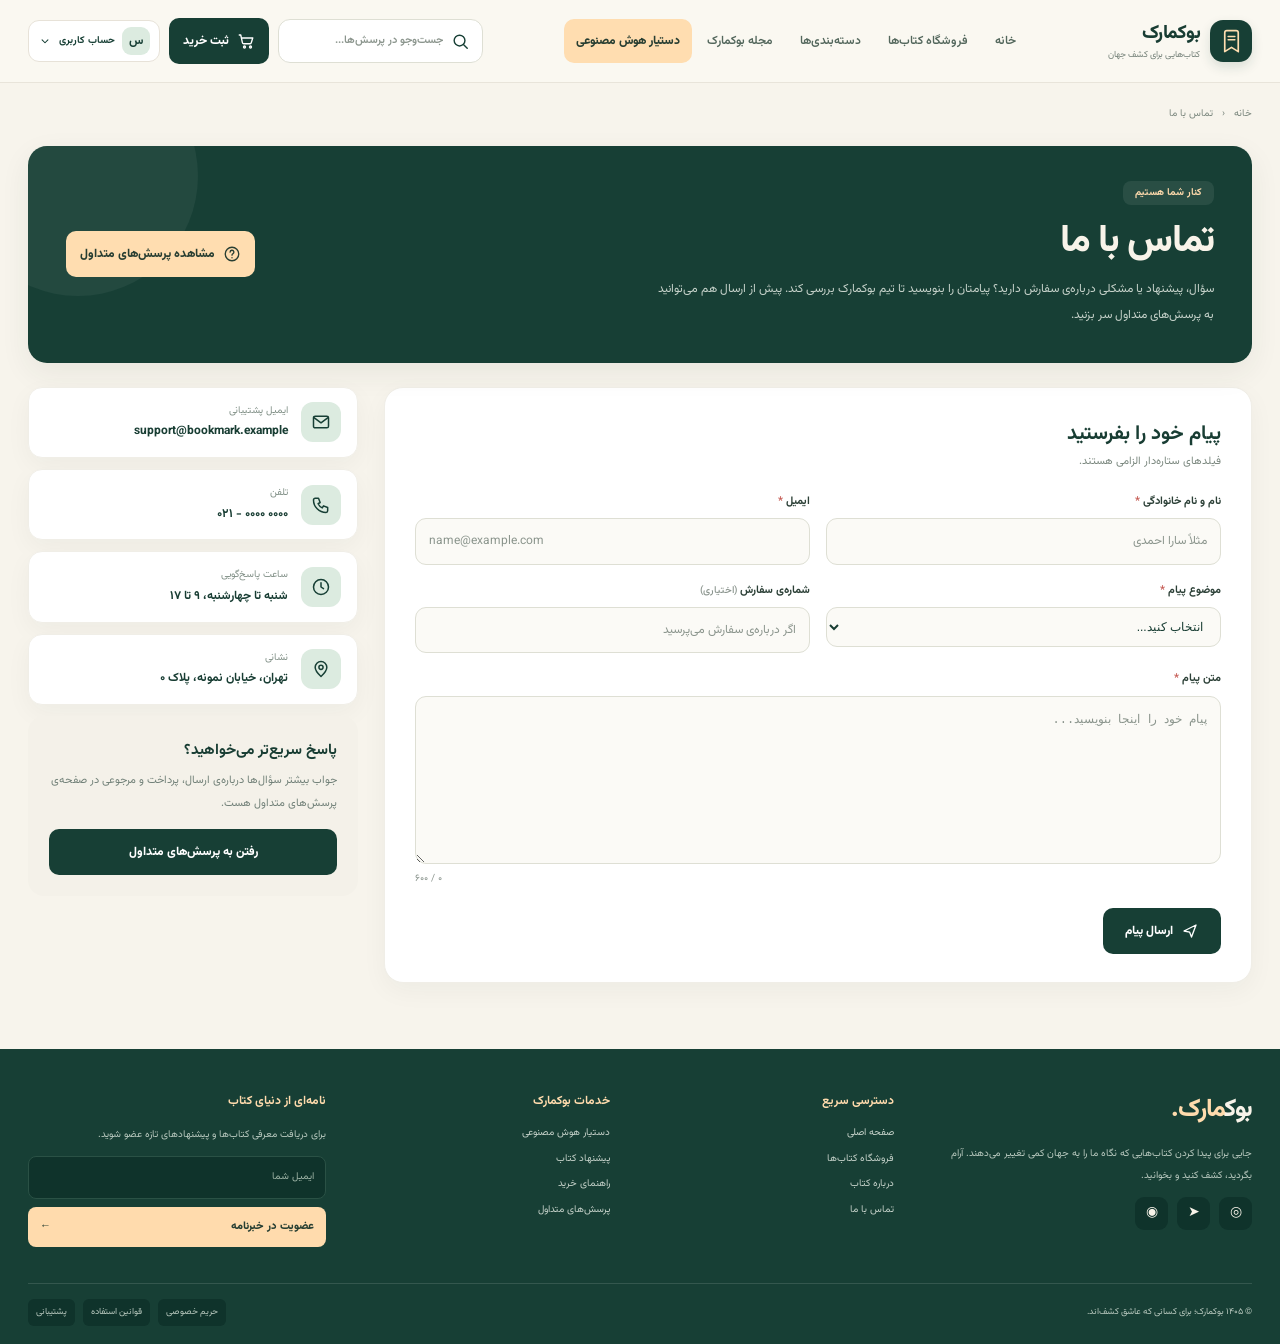
<file: contact.html>
<!DOCTYPE html>
<html lang="fa" dir="rtl">
<head>
  <meta charset="UTF-8">
  <meta name="viewport" content="width=device-width, initial-scale=1.0">
  <meta name="theme-color" content="#173f35">
  <meta name="description" content="تماس با بوکمارک؛ پیام خود را برای تیم پشتیبانی بفرستید یا راه‌های ارتباطی را ببینید.">
  <title>تماس با ما | بوکمارک</title>
  <link rel="preconnect" href="https://fonts.googleapis.com">
  <link rel="preconnect" href="https://fonts.gstatic.com" crossorigin>
  <link href="https://fonts.googleapis.com/css2?family=Vazirmatn:wght@400;500;600;700;800&display=swap" rel="stylesheet">
  <link rel="stylesheet" href="style.css">
  <link rel="stylesheet" href="contact.css">
  <script src="contact.js" defer></script>
</head>
<body>
  <header class="site-header">
    <div class="header-inner">
      <a class="brand" href="index.html#top" aria-label="صفحه اصلی بوکمارک">
        <span class="brand-mark" aria-hidden="true"><svg viewBox="0 0 32 32"><path d="M8 5.5A2.5 2.5 0 0 1 10.5 3h11A2.5 2.5 0 0 1 24 5.5V28l-8-5-8 5V5.5Z" fill="none" stroke="currentColor" stroke-width="2" stroke-linejoin="round"/><path d="M12 10h8M12 14h8" stroke="currentColor" stroke-width="1.8" stroke-linecap="round"/></svg></span>
        <span class="brand-copy"><strong>بوکمارک</strong><small>کتاب‌هایی برای کشف جهان</small></span>
      </a>

      <nav class="main-nav" id="mainNavigation" aria-label="منوی اصلی">
        <a href="index.html#top">خانه</a>
        <a href="index.html#suggestions">فروشگاه کتاب‌ها</a>
        <a href="index.html#details">دسته‌بندی‌ها</a>
        <a href="#newsletter">مجله بوکمارک</a>
        <a class="nav-highlight" href="#assistant">دستیار هوش مصنوعی</a>
      </nav>

      <div class="header-tools">
        <label class="search-box" for="siteSearch">
          <svg viewBox="0 0 24 24" aria-hidden="true"><circle cx="10.8" cy="10.8" r="6.8"/><path d="m16 16 4.5 4.5"/></svg>
          <input id="siteSearch" type="search" placeholder="جست‌وجو در پرسش‌ها..." autocomplete="off" aria-label="جست‌وجو در پرسش‌های متداول">
        </label>
        <button class="btn btn-primary header-buy" id="headerBuy" type="button"><svg viewBox="0 0 24 24" aria-hidden="true"><path d="M3 4h2l2.2 10.1a2 2 0 0 0 2 1.6h7.9a2 2 0 0 0 1.9-1.4L21 8H6"/><circle cx="10" cy="20" r="1.3"/><circle cx="18" cy="20" r="1.3"/></svg><span>ثبت خرید</span></button>
        <button class="profile-button" type="button" id="profileButton"><span class="profile-avatar" aria-hidden="true">س</span><span>حساب کاربری</span><svg viewBox="0 0 24 24" aria-hidden="true"><path d="m7 10 5 5 5-5"/></svg></button>
        <button class="mobile-menu" id="mobileMenu" type="button" aria-expanded="false" aria-controls="mainNavigation"><span class="menu-lines" aria-hidden="true">☰</span><span class="sr-only">باز کردن منو</span></button>
      </div>
    </div>
  </header>

  <main id="top" class="page-wrap">
    <nav class="breadcrumbs" aria-label="مسیر صفحه"><a href="index.html#top">خانه</a><span>‹</span><span aria-current="page">تماس با ما</span></nav>

    <section class="contact-hero" aria-labelledby="contactTitle">
      <div>
        <span class="contact-kicker">کنار شما هستیم</span>
        <h1 id="contactTitle">تماس با ما</h1>
        <p>سؤال، پیشنهاد یا مشکلی درباره‌ی سفارش دارید؟ پیامتان را بنویسید تا تیم بوکمارک بررسی کند. پیش از ارسال هم می‌توانید به پرسش‌های متداول سر بزنید.</p>
      </div>
      <a class="btn btn-light contact-hero-link" href="faq.html"><svg viewBox="0 0 24 24" aria-hidden="true"><circle cx="12" cy="12" r="9"/><path d="M9.5 9.5a2.5 2.5 0 1 1 3.6 2.2c-.7.4-1.1.9-1.1 1.8"/><path d="M12 17h.01"/></svg> مشاهده پرسش‌های متداول</a>
    </section>

    <div class="contact-layout">
      <section class="contact-card" aria-labelledby="formTitle">
        <h2 id="formTitle">پیام خود را بفرستید</h2>
        <p class="contact-lead">فیلدهای ستاره‌دار الزامی هستند.</p>

        <form class="contact-form" id="contactForm" novalidate>
          <div class="form-row">
            <div class="field">
              <label for="nameInput">نام و نام خانوادگی <b aria-hidden="true">*</b></label>
              <input id="nameInput" name="name" type="text" autocomplete="name" placeholder="مثلاً سارا احمدی" required aria-describedby="nameError">
              <span class="field-error" id="nameError"></span>
            </div>
            <div class="field">
              <label for="contactEmail">ایمیل <b aria-hidden="true">*</b></label>
              <input id="contactEmail" name="email" type="email" autocomplete="email" placeholder="name@example.com" dir="ltr" required aria-describedby="contactEmailError">
              <span class="field-error" id="contactEmailError"></span>
            </div>
          </div>

          <div class="form-row">
            <div class="field">
              <label for="subjectSelect">موضوع پیام <b aria-hidden="true">*</b></label>
              <select id="subjectSelect" name="subject" required aria-describedby="subjectError">
                <option value="">انتخاب کنید...</option>
                <option>سؤال درباره‌ی سفارش</option>
                <option>ارسال و رهگیری</option>
                <option>مرجوعی یا کتاب آسیب‌دیده</option>
                <option>پیشنهاد و انتقاد</option>
                <option>همکاری با بوکمارک</option>
                <option>سایر موارد</option>
              </select>
              <span class="field-error" id="subjectError"></span>
            </div>
            <div class="field">
              <label for="orderInput">شماره‌ی سفارش <small>(اختیاری)</small></label>
              <input id="orderInput" name="order" type="text" inputmode="numeric" placeholder="اگر درباره‌ی سفارش می‌پرسید" autocomplete="off">
            </div>
          </div>

          <div class="field">
            <label for="messageInput">متن پیام <b aria-hidden="true">*</b></label>
            <textarea id="messageInput" name="message" rows="6" maxlength="600" placeholder="پیام خود را اینجا بنویسید..." required aria-describedby="messageError"></textarea>
            <div class="field-foot"><span class="field-error" id="messageError"></span><small class="char-count" id="charCount">۰ / ۶۰۰</small></div>
          </div>

          <div class="form-actions">
            <button class="btn btn-primary" type="submit"><svg viewBox="0 0 24 24" aria-hidden="true"><path d="m4 12 16-8-6 16-2.5-6.5L4 12Z"/></svg> ارسال پیام</button>
            <p class="form-message" id="formMessage" role="status" aria-live="polite"></p>
          </div>
        </form>
      </section>

      <aside class="contact-side" aria-label="راه‌های ارتباطی">
        <div class="info-card">
          <span class="info-icon"><svg viewBox="0 0 24 24" aria-hidden="true"><rect x="3" y="5" width="18" height="14" rx="2"/><path d="m4 7 8 6 8-6"/></svg></span>
          <div><small>ایمیل پشتیبانی</small><strong dir="ltr">support@bookmark.example</strong></div>
        </div>
        <div class="info-card">
          <span class="info-icon"><svg viewBox="0 0 24 24" aria-hidden="true"><path d="M5 4h4l2 5-2.5 1.5a11 11 0 0 0 5 5L15 13l5 2v4a2 2 0 0 1-2 2A15 15 0 0 1 3 6a2 2 0 0 1 2-2Z"/></svg></span>
          <div><small>تلفن</small><strong dir="ltr">۰۲۱ - ۰۰۰۰ ۰۰۰۰</strong></div>
        </div>
        <div class="info-card">
          <span class="info-icon"><svg viewBox="0 0 24 24" aria-hidden="true"><circle cx="12" cy="12" r="9"/><path d="M12 7v5l3 2"/></svg></span>
          <div><small>ساعت پاسخ‌گویی</small><strong>شنبه تا چهارشنبه، ۹ تا ۱۷</strong></div>
        </div>
        <div class="info-card">
          <span class="info-icon"><svg viewBox="0 0 24 24" aria-hidden="true"><path d="M12 21s7-6.2 7-11a7 7 0 0 0-14 0c0 4.8 7 11 7 11Z"/><circle cx="12" cy="10" r="2.5"/></svg></span>
          <div><small>نشانی</small><strong>تهران، خیابان نمونه، پلاک ۰</strong></div>
        </div>
        <div class="help-card soft">
          <h2>پاسخ سریع‌تر می‌خواهید؟</h2>
          <p>جواب بیشتر سؤال‌ها درباره‌ی ارسال، پرداخت و مرجوعی در صفحه‌ی پرسش‌های متداول هست.</p>
          <a class="btn btn-primary" href="faq.html">رفتن به پرسش‌های متداول</a>
        </div>
      </aside>
    </div>
  </main>

  <footer class="site-footer" id="newsletter">
    <div class="footer-grid">
      <div class="footer-about"><a class="footer-brand" href="index.html#top">بوک<span>مارک.</span></a><p>جایی برای پیدا کردن کتاب‌هایی که نگاه ما را به جهان کمی تغییر می‌دهند. آرام بگردید، کشف کنید و بخوانید.</p><div class="socials"><a href="#newsletter" aria-label="اینستاگرام">◎</a><a href="#newsletter" aria-label="تلگرام">➤</a><a href="#newsletter" aria-label="شبکه اجتماعی">◉</a></div></div>
      <div><h3>دسترسی سریع</h3><a href="index.html#top">صفحه اصلی</a><a href="index.html#suggestions">فروشگاه کتاب‌ها</a><a href="index.html#details">درباره کتاب</a><a href="#top">تماس با ما</a></div>
      <div id="assistant"><h3>خدمات بوکمارک</h3><a href="#assistant">دستیار هوش مصنوعی</a><a href="index.html#suggestions">پیشنهاد کتاب</a><a href="faq.html#order">راهنمای خرید</a><a href="faq.html">پرسش‌های متداول</a></div>
      <div class="newsletter"><h3>نامه‌ای از دنیای کتاب</h3><p>برای دریافت معرفی کتاب‌ها و پیشنهادهای تازه عضو شوید.</p><form id="newsletterForm"><label class="sr-only" for="emailInput">نشانی ایمیل</label><input id="emailInput" type="email" placeholder="ایمیل شما" required autocomplete="email"><button type="submit">عضویت در خبرنامه <span aria-hidden="true">←</span></button></form><small id="newsletterMessage" role="status" aria-live="polite"></small></div>
    </div>
    <div class="footer-bottom"><span>© ۱۴۰۵ بوکمارک؛ برای کسانی که عاشق کشف‌اند.</span><div><span>حریم خصوصی</span><span>قوانین استفاده</span><span>پشتیبانی</span></div></div>
  </footer>

  <div class="toast" id="toast" role="status" aria-live="polite"></div>
</body>
</html>
</file>
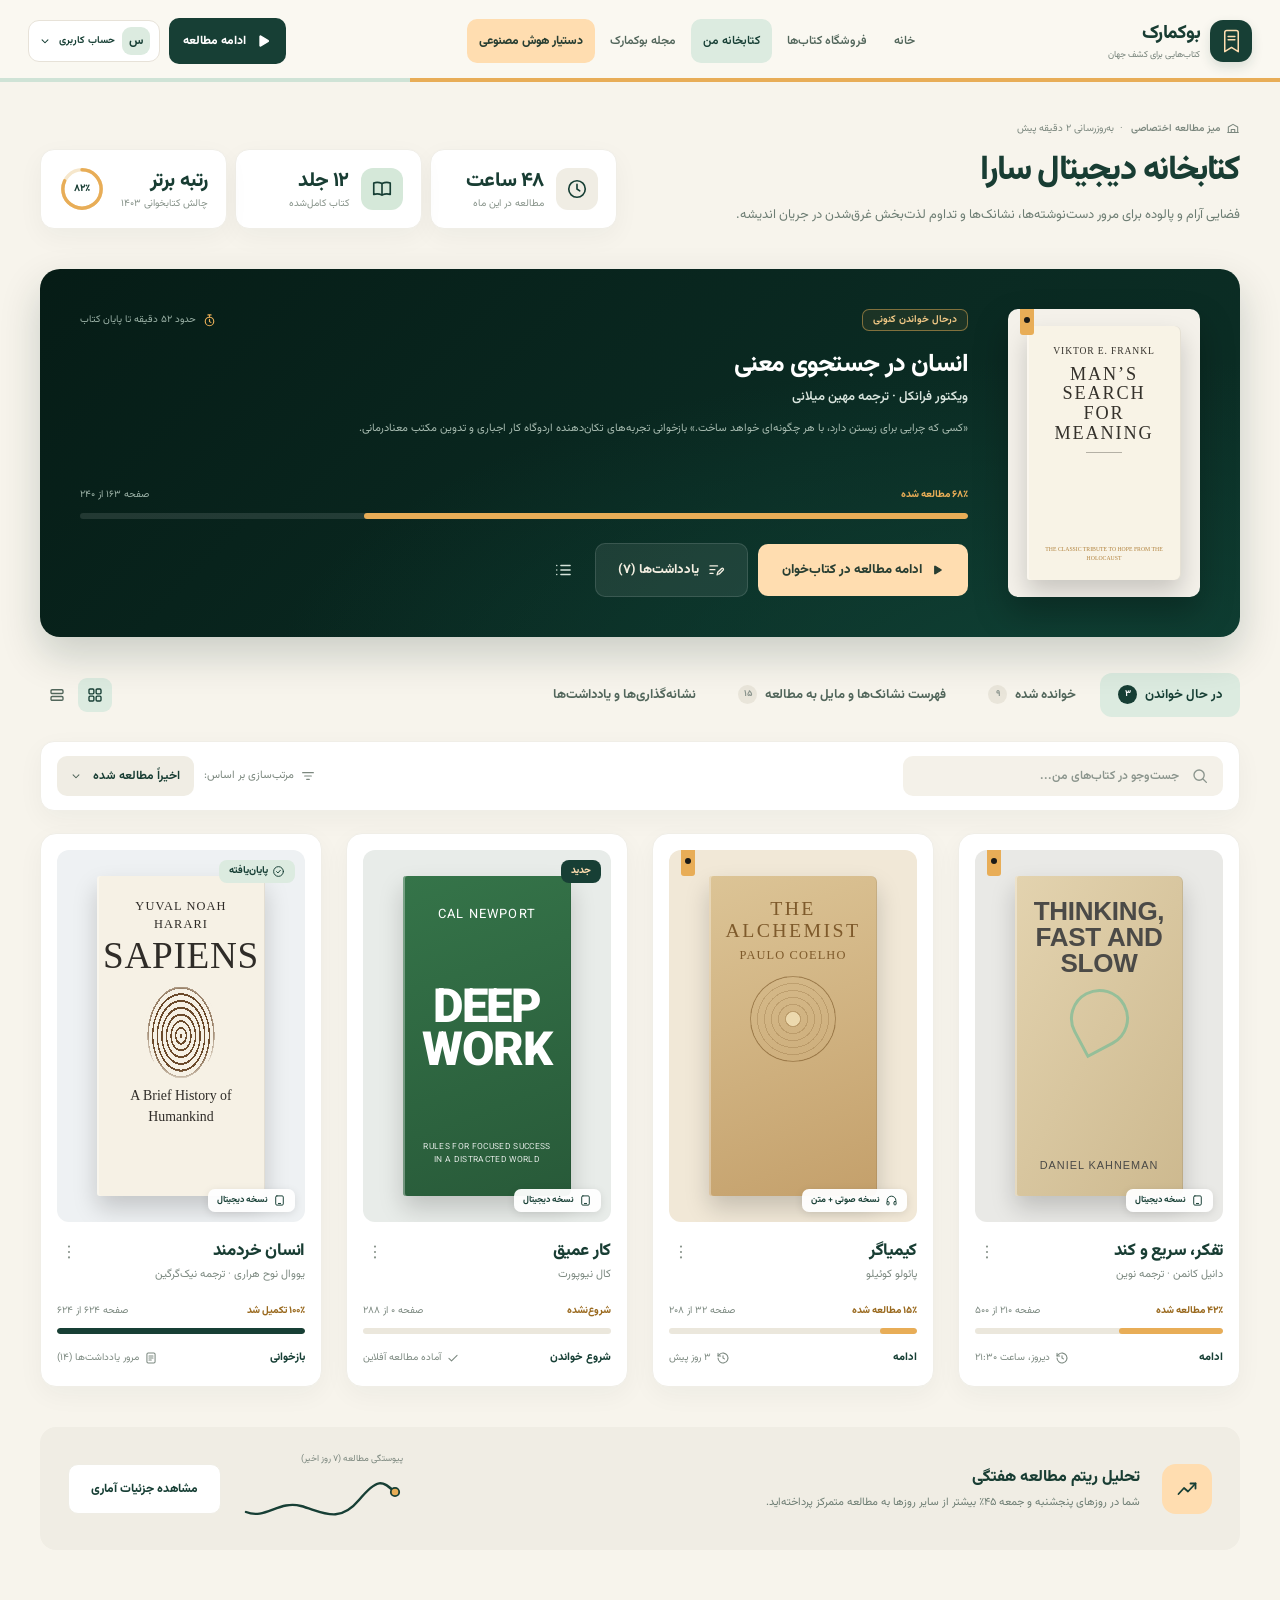
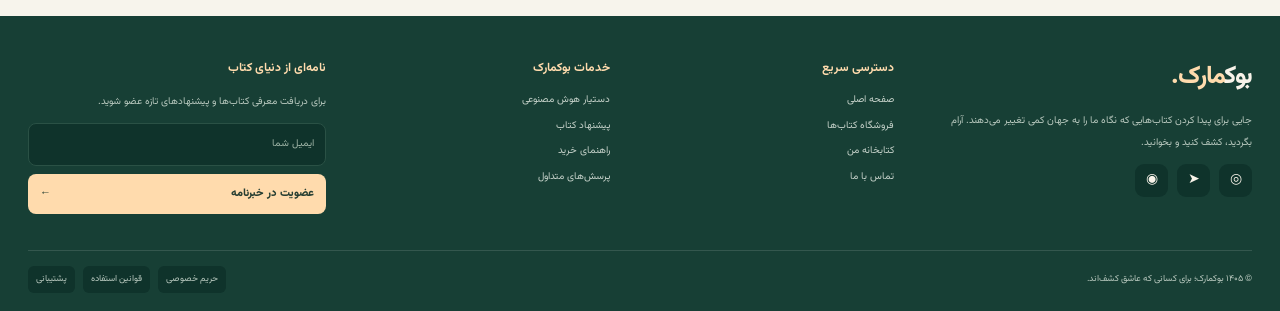
<file: digital-library.html>
<!DOCTYPE html>
<html lang="fa" dir="rtl">
<head>
  <meta charset="UTF-8">
  <meta name="viewport" content="width=device-width, initial-scale=1.0">
  <meta name="theme-color" content="#173f35">
  <meta name="description" content="کتابخانه دیجیتال سارا در بوکمارک؛ میز مطالعه اختصاصی برای مرور دست‌نوشته‌ها، نشانک‌ها و پیشرفت کتاب‌ها.">
  <title>کتابخانه دیجیتال سارا | بوکمارک</title>
  <link rel="preconnect" href="https://fonts.googleapis.com">
  <link rel="preconnect" href="https://fonts.gstatic.com" crossorigin>
  <link href="https://fonts.googleapis.com/css2?family=Vazirmatn:wght@400;500;600;700;800&display=swap" rel="stylesheet">
  <link rel="stylesheet" href="digital-library.css">
  <script src="digital-library.js" defer></script>
</head>
<body>
  <!-- مجموعه آیکون‌ها: همه با stroke خطی و سر گرد مطابق سبک سایت -->
  <svg class="icon-sprite" aria-hidden="true" focusable="false">
    <symbol id="i-bookmark" viewBox="0 0 32 32"><path d="M8 5.5A2.5 2.5 0 0 1 10.5 3h11A2.5 2.5 0 0 1 24 5.5V28l-8-5-8 5V5.5Z"/><path d="M12 10h8M12 14h8"/></symbol>
    <symbol id="i-cart" viewBox="0 0 24 24"><path d="M3 4h2l2.2 10.1a2 2 0 0 0 2 1.6h7.9a2 2 0 0 0 1.9-1.4L21 8H6"/><circle cx="10" cy="20" r="1.3"/><circle cx="18" cy="20" r="1.3"/></symbol>
    <symbol id="i-chevron" viewBox="0 0 24 24"><path d="m7 10 5 5 5-5"/></symbol>
    <symbol id="i-desk" viewBox="0 0 24 24"><path d="M4 18V8.5L12 4l8 4.5V18"/><path d="M3 18h18M9 18v-5h6v5"/></symbol>
    <symbol id="i-clock" viewBox="0 0 24 24"><circle cx="12" cy="12" r="9"/><path d="M12 7v5l3 2"/></symbol>
    <symbol id="i-book-open" viewBox="0 0 24 24"><path d="M3 5.5C5.6 4.4 8.7 4.5 12 6c3.3-1.5 6.4-1.6 9-.5V18c-2.6-1.1-5.7-1-9 .5-3.3-1.5-6.4-1.6-9-.5V5.5Z"/><path d="M12 6v12.5"/></symbol>
    <symbol id="i-timer" viewBox="0 0 24 24"><circle cx="12" cy="13.5" r="6.8"/><path d="M12 10v3.8l2.2 1.2M9.5 3h5M12 3v3.2"/></symbol>
    <symbol id="i-play" viewBox="0 0 24 24"><path d="M8 5.8v12.4a.6.6 0 0 0 .9.5l10-6.2a.6.6 0 0 0 0-1L8.900 5.300a.6.6 0 0 0-.9.500Z" fill="currentColor"/></symbol>
    <symbol id="i-notes" viewBox="0 0 24 24"><path d="M4 6.5h10M4 11.5h6.5M4 16.5h4"/><path d="m13.5 18.5.8-3.4 5.2-5.2a1.5 1.5 0 0 1 2.1 2.1l-5.200 5.200-2.900.7Z"/></symbol>
    <symbol id="i-list" viewBox="0 0 24 24"><path d="M9.500 6.500h11M9.500 12h11M9.500 17.500h11M4.500 6.500h.01M4.500 12h.01M4.500 17.500h.01"/></symbol>
    <symbol id="i-search" viewBox="0 0 24 24"><circle cx="10.8" cy="10.8" r="6.8"/><path d="m16 16 4.500 4.500"/></symbol>
    <symbol id="i-sort" viewBox="0 0 24 24"><path d="M4 7h16M7 12h10M10 17h4"/></symbol>
    <symbol id="i-grid" viewBox="0 0 24 24"><rect x="4" y="4" width="6.500" height="6.500" rx="1.500"/><rect x="13.500" y="4" width="6.500" height="6.500" rx="1.500"/><rect x="4" y="13.500" width="6.500" height="6.500" rx="1.500"/><rect x="13.500" y="13.500" width="6.500" height="6.500" rx="1.500"/></symbol>
    <symbol id="i-rows" viewBox="0 0 24 24"><rect x="4" y="5" width="16" height="5" rx="1.500"/><rect x="4" y="14" width="16" height="5" rx="1.500"/></symbol>
    <symbol id="i-dots" viewBox="0 0 24 24"><path d="M12 5.500h.01M12 12h.01M12 18.500h.01" stroke-width="2.600"/></symbol>
    <symbol id="i-check-circle" viewBox="0 0 24 24"><circle cx="12" cy="12" r="9"/><path d="m8.500 12.200 2.500 2.500 4.500-5"/></symbol>
    <symbol id="i-check" viewBox="0 0 24 24"><path d="m5 12.500 4.500 4.500L19 7.500"/></symbol>
    <symbol id="i-device" viewBox="0 0 24 24"><rect x="5" y="3.500" width="14" height="17" rx="2.200"/><path d="M10 17.500h4"/></symbol>
    <symbol id="i-headphones" viewBox="0 0 24 24"><path d="M4 14v-2a8 8 0 0 1 16 0v2"/><rect x="3.500" y="14" width="4" height="6" rx="1.500"/><rect x="16.500" y="14" width="4" height="6" rx="1.500"/></symbol>
    <symbol id="i-history" viewBox="0 0 24 24"><path d="M3.500 12a8.500 8.500 0 1 0 2.600-6.100L3.500 8.500"/><path d="M3.500 4v4.500H8M12 8v4l2.500 1.500"/></symbol>
    <symbol id="i-review" viewBox="0 0 24 24"><rect x="5" y="3.500" width="14" height="17" rx="2.200"/><path d="M8.500 8.500h7M8.500 12h7M8.500 15.500h4"/></symbol>
    <symbol id="i-trend" viewBox="0 0 24 24"><path d="M3.500 17 9 11l4 3.500L20.500 6.500"/><path d="M15.500 6.500h5v5"/></symbol>
    <symbol id="i-share" viewBox="0 0 24 24"><circle cx="6" cy="12" r="2.500"/><circle cx="18" cy="6" r="2.500"/><circle cx="18" cy="18" r="2.500"/><path d="m8.200 10.800 7.600-3.600M8.200 13.200l7.600 3.600"/></symbol>
    <symbol id="i-trash" viewBox="0 0 24 24"><path d="M4.500 7h15M9.500 7V4.500h5V7M6.500 7l.8 12.500h9.400L17.500 7"/></symbol>
  </svg>

  <header class="site-header">
    <div class="header-inner">
      <a class="brand" href="#top" aria-label="صفحه اصلی بوکمارک">
        <span class="brand-mark" aria-hidden="true"><svg><use href="#i-bookmark"/></svg></span>
        <span class="brand-copy"><strong>بوکمارک</strong><small>کتاب‌هایی برای کشف جهان</small></span>
      </a>

      <nav class="main-nav" id="mainNavigation" aria-label="منوی اصلی">
        <a href="#top">خانه</a>
        <a href="#library-shelf">فروشگاه کتاب‌ها</a>
        <a class="active" href="#now-reading" aria-current="page">کتابخانه من</a>
        <a href="#newsletter">مجله بوکمارک</a>
        <a class="nav-highlight" href="#assistant">دستیار هوش مصنوعی</a>
      </nav>

      <div class="header-tools">
        <button class="btn btn-primary header-continue" id="headerContinue" type="button"><svg aria-hidden="true"><use href="#i-play"/></svg><span>ادامه مطالعه</span></button>
        <button class="profile-button" type="button" id="profileButton"><span class="profile-avatar" aria-hidden="true">س</span><span>حساب کاربری</span><svg aria-hidden="true"><use href="#i-chevron"/></svg></button>
        <button class="mobile-menu" id="mobileMenu" type="button" aria-expanded="false" aria-controls="mainNavigation"><span class="menu-lines" aria-hidden="true">☰</span><span class="sr-only">باز کردن منو</span></button>
      </div>
    </div>
    <div class="goal-strip" role="progressbar" aria-valuemin="0" aria-valuemax="100" aria-valuenow="68" aria-label="پیشرفت هدف مطالعه این ماه"><i style="--value:68%"></i></div>
  </header>

  <main id="top" class="page-wrap">
    <section class="library-head" aria-labelledby="libraryTitle">
      <div class="library-intro">
        <p class="library-eyebrow"><svg aria-hidden="true"><use href="#i-desk"/></svg><span>میز مطالعه اختصاصی</span><em>به‌روزرسانی ۲ دقیقه پیش</em></p>
        <h1 id="libraryTitle">کتابخانه دیجیتال سارا</h1>
        <p>فضایی آرام و پالوده برای مرور دست‌نوشته‌ها، نشانک‌ها و تداوم لذت‌بخش غرق‌شدن در جریان اندیشه.</p>
      </div>

      <div class="stat-row" aria-label="آمار مطالعه">
        <div class="stat-card"><span class="stat-icon"><svg aria-hidden="true"><use href="#i-clock"/></svg></span><div><strong>۴۸ ساعت</strong><small>مطالعه در این ماه</small></div></div>
        <div class="stat-card"><span class="stat-icon is-mint"><svg aria-hidden="true"><use href="#i-book-open"/></svg></span><div><strong>۱۲ جلد</strong><small>کتاب کامل‌شده</small></div></div>
        <div class="stat-card is-split"><div><strong>رتبه برتر</strong><small>چالش کتابخوانی ۱۴۰۳</small></div><span class="ring" style="--value:82" role="img" aria-label="۸۲ درصد از چالش"><svg viewBox="0 0 48 48" aria-hidden="true"><circle class="ring-track" cx="24" cy="24" r="20" pathLength="100"/><circle class="ring-fill" cx="24" cy="24" r="20" pathLength="100"/></svg><b>۸۲٪</b></span></div>
      </div>
    </section>

    <section class="now-reading" id="now-reading" aria-labelledby="currentBookTitle">
      <figure class="hero-cover">
        <span class="cover-ribbon" aria-hidden="true"></span>
        <div class="mock-book mock-frankl" lang="en" dir="ltr" aria-hidden="true"><span class="mb-author">Viktor E. Frankl</span><span class="mb-title">Man’s Search for Meaning</span><span class="mb-rule"></span><span class="mb-foot">The classic tribute to hope from the Holocaust</span></div>
        <figcaption class="sr-only">جلد کتاب انسان در جستجوی معنی</figcaption>
      </figure>

      <div class="now-body">
        <div class="now-top"><span class="now-badge">درحال خواندن کنونی</span><span class="now-time"><svg aria-hidden="true"><use href="#i-timer"/></svg>حدود ۵۲ دقیقه تا پایان کتاب</span></div>
        <div class="now-title">
          <h2 id="currentBookTitle">انسان در جستجوی معنی</h2>
          <p class="now-author">ویکتور فرانکل · ترجمه مهین میلانی</p>
          <p class="now-quote">«کسی که چرایی برای زیستن دارد، با هر چگونه‌ای خواهد ساخت.» بازخوانی تجربه‌های تکان‌دهنده اردوگاه کار اجباری و تدوین مکتب معنادرمانی.</p>
        </div>

        <div class="now-progress">
          <div class="progress-meta"><strong>۶۸٪ مطالعه شده</strong><span>صفحه ۱۶۳ از ۲۴۰</span></div>
          <div class="meter is-on-dark" role="progressbar" aria-valuemin="0" aria-valuemax="100" aria-valuenow="68" aria-label="پیشرفت مطالعه کتاب جاری"><i style="--value:68%"></i></div>
        </div>

        <div class="now-actions">
          <button class="btn btn-peach" id="continueReading" type="button"><svg aria-hidden="true"><use href="#i-play"/></svg>ادامه مطالعه در کتاب‌خوان</button>
          <button class="btn btn-dark" id="openNotes" type="button"><svg aria-hidden="true"><use href="#i-notes"/></svg>یادداشت‌ها (۷)</button>
          <button class="icon-button" id="openContents" type="button" aria-label="فهرست فصل‌ها" title="فهرست فصل‌ها"><svg aria-hidden="true"><use href="#i-list"/></svg></button>
        </div>
      </div>
    </section>

    <section class="library-shelf" id="library-shelf" aria-label="قفسه کتاب‌ها">
      <div class="shelf-bar">
        <div class="shelf-tabs" role="tablist" aria-label="دسته‌بندی کتابخانه">
          <button class="shelf-tab is-active" id="tab-reading" type="button" role="tab" aria-selected="true" aria-controls="libraryGrid" data-group="reading">در حال خواندن<span class="tab-count">۳</span></button>
          <button class="shelf-tab" id="tab-done" type="button" role="tab" aria-selected="false" aria-controls="libraryGrid" data-group="done" tabindex="-1">خوانده شده<span class="tab-count">۹</span></button>
          <button class="shelf-tab" id="tab-wishlist" type="button" role="tab" aria-selected="false" aria-controls="libraryGrid" data-group="wishlist" tabindex="-1">فهرست نشانک‌ها و مایل به مطالعه<span class="tab-count">۱۵</span></button>
          <button class="shelf-tab" id="tab-notes" type="button" role="tab" aria-selected="false" aria-controls="libraryGrid" data-group="notes" tabindex="-1">نشانه‌گذاری‌ها و یادداشت‌ها</button>
        </div>
        <div class="view-toggle" role="group" aria-label="نحوه نمایش کتاب‌ها">
          <button class="view-button is-active" type="button" data-view="grid" aria-pressed="true" aria-label="نمای شبکه‌ای" title="نمای شبکه‌ای"><svg aria-hidden="true"><use href="#i-grid"/></svg></button>
          <button class="view-button" type="button" data-view="list" aria-pressed="false" aria-label="نمای فهرستی" title="نمای فهرستی"><svg aria-hidden="true"><use href="#i-rows"/></svg></button>
        </div>
      </div>

      <div class="filter-bar">
        <label class="library-search" for="librarySearch"><svg aria-hidden="true"><use href="#i-search"/></svg><input id="librarySearch" type="search" placeholder="جست‌وجو در کتاب‌های من..." autocomplete="off"></label>
        <div class="sort-box">
          <label for="sortSelect"><svg aria-hidden="true"><use href="#i-sort"/></svg>مرتب‌سازی بر اساس:</label>
          <span class="select-wrap"><select id="sortSelect"><option value="recent">اخیراً مطالعه شده</option><option value="progress">بیشترین پیشرفت</option><option value="title">عنوان کتاب</option></select><svg aria-hidden="true"><use href="#i-chevron"/></svg></span>
        </div>
      </div>

      <div class="book-grid" id="libraryGrid" role="tabpanel" aria-labelledby="tab-reading">
        <article class="library-card" data-groups="reading notes" data-title="تفکر، سریع و کند" data-progress="42" data-recent="4" data-search="thinking fast and slow دانیل کانمن روانشناسی تصمیم‌گیری">
          <div class="card-cover tone-gray">
            <span class="cover-ribbon" aria-hidden="true"></span>
            <div class="mock-book mock-kahneman" lang="en" dir="ltr" aria-hidden="true"><span class="mb-title">Thinking, <small>Fast</small> and Slow</span><span class="mb-arcs"></span><span class="mb-author">Daniel Kahneman</span></div>
            <span class="format-badge"><svg aria-hidden="true"><use href="#i-device"/></svg>نسخه دیجیتال</span>
          </div>
          <div class="card-head">
            <div><h3>تفکر، سریع و کند</h3><p>دانیل کانمن · ترجمه نوین</p></div>
            <button class="card-menu" type="button" aria-haspopup="true" aria-expanded="false" aria-label="گزینه‌های تفکر، سریع و کند"><svg aria-hidden="true"><use href="#i-dots"/></svg></button>
            <ul class="menu-pop hidden" role="menu"><li><button type="button" role="menuitem" data-action="note"><svg aria-hidden="true"><use href="#i-notes"/></svg>افزودن یادداشت</button></li><li><button type="button" role="menuitem" data-action="share"><svg aria-hidden="true"><use href="#i-share"/></svg>اشتراک‌گذاری</button></li><li><button type="button" role="menuitem" data-action="remove"><svg aria-hidden="true"><use href="#i-trash"/></svg>حذف از میز مطالعه</button></li></ul>
          </div>
          <div class="card-progress"><div class="progress-meta"><strong>۴۲٪ مطالعه شده</strong><span>صفحه ۲۱۰ از ۵۰۰</span></div><div class="meter" role="progressbar" aria-valuemin="0" aria-valuemax="100" aria-valuenow="42" aria-label="پیشرفت مطالعه"><i style="--value:42%"></i></div></div>
          <div class="card-foot"><button class="card-action" type="button" data-action="open">ادامه</button><span class="card-note"><svg aria-hidden="true"><use href="#i-history"/></svg>دیروز، ساعت ۲۱:۳۰</span></div>
        </article>

        <article class="library-card" data-groups="reading" data-title="کیمیاگر" data-progress="15" data-recent="3" data-search="the alchemist کیمیاگر پائولو کوئیلو رمان">
          <div class="card-cover tone-sand">
            <span class="cover-ribbon" aria-hidden="true"></span>
            <div class="mock-book mock-alchemist" lang="en" dir="ltr" aria-hidden="true"><span class="mb-title">The Alchemist</span><span class="mb-author">Paulo Coelho</span><span class="mb-sun"></span></div>
            <span class="format-badge"><svg aria-hidden="true"><use href="#i-headphones"/></svg>نسخه صوتی + متن</span>
          </div>
          <div class="card-head">
            <div><h3>کیمیاگر</h3><p>پائولو کوئیلو</p></div>
            <button class="card-menu" type="button" aria-haspopup="true" aria-expanded="false" aria-label="گزینه‌های کیمیاگر"><svg aria-hidden="true"><use href="#i-dots"/></svg></button>
            <ul class="menu-pop hidden" role="menu"><li><button type="button" role="menuitem" data-action="note"><svg aria-hidden="true"><use href="#i-notes"/></svg>افزودن یادداشت</button></li><li><button type="button" role="menuitem" data-action="share"><svg aria-hidden="true"><use href="#i-share"/></svg>اشتراک‌گذاری</button></li><li><button type="button" role="menuitem" data-action="remove"><svg aria-hidden="true"><use href="#i-trash"/></svg>حذف از میز مطالعه</button></li></ul>
          </div>
          <div class="card-progress"><div class="progress-meta"><strong>۱۵٪ مطالعه شده</strong><span>صفحه ۳۲ از ۲۰۸</span></div><div class="meter" role="progressbar" aria-valuemin="0" aria-valuemax="100" aria-valuenow="15" aria-label="پیشرفت مطالعه"><i style="--value:15%"></i></div></div>
          <div class="card-foot"><button class="card-action" type="button" data-action="open">ادامه</button><span class="card-note"><svg aria-hidden="true"><use href="#i-history"/></svg>۳ روز پیش</span></div>
        </article>

        <article class="library-card" data-groups="reading wishlist" data-title="کار عمیق" data-progress="0" data-recent="2" data-search="deep work کار عمیق کال نیوپورت بهره‌وری تمرکز">
          <div class="card-cover tone-mist">
            <span class="status-badge is-new">جدید</span>
            <div class="mock-book mock-deepwork" lang="en" dir="ltr" aria-hidden="true"><span class="mb-author">Cal Newport</span><span class="mb-title">Deep Work</span><span class="mb-sub">Rules for focused success in a distracted world</span></div>
            <span class="format-badge"><svg aria-hidden="true"><use href="#i-device"/></svg>نسخه دیجیتال</span>
          </div>
          <div class="card-head">
            <div><h3>کار عمیق</h3><p>کال نیوپورت</p></div>
            <button class="card-menu" type="button" aria-haspopup="true" aria-expanded="false" aria-label="گزینه‌های کار عمیق"><svg aria-hidden="true"><use href="#i-dots"/></svg></button>
            <ul class="menu-pop hidden" role="menu"><li><button type="button" role="menuitem" data-action="note"><svg aria-hidden="true"><use href="#i-notes"/></svg>افزودن یادداشت</button></li><li><button type="button" role="menuitem" data-action="share"><svg aria-hidden="true"><use href="#i-share"/></svg>اشتراک‌گذاری</button></li><li><button type="button" role="menuitem" data-action="remove"><svg aria-hidden="true"><use href="#i-trash"/></svg>حذف از میز مطالعه</button></li></ul>
          </div>
          <div class="card-progress"><div class="progress-meta"><strong>شروع‌نشده</strong><span>صفحه ۰ از ۲۸۸</span></div><div class="meter" role="progressbar" aria-valuemin="0" aria-valuemax="100" aria-valuenow="0" aria-label="پیشرفت مطالعه"><i style="--value:0%"></i></div></div>
          <div class="card-foot"><button class="card-action" type="button" data-action="open">شروع خواندن</button><span class="card-note"><svg aria-hidden="true"><use href="#i-check"/></svg>آماده مطالعه آفلاین</span></div>
        </article>

        <article class="library-card" data-groups="reading done notes" data-title="انسان خردمند" data-progress="100" data-recent="1" data-search="sapiens انسان خردمند یووال نوح هراری تاریخ">
          <div class="card-cover tone-ice">
            <span class="status-badge is-done"><svg aria-hidden="true"><use href="#i-check-circle"/></svg>پایان‌یافته</span>
            <div class="mock-book mock-sapiens" lang="en" dir="ltr" aria-hidden="true"><span class="mb-author">Yuval Noah Harari</span><span class="mb-title">Sapiens</span><span class="mb-print"></span><span class="mb-sub">A Brief History of Humankind</span></div>
            <span class="format-badge"><svg aria-hidden="true"><use href="#i-device"/></svg>نسخه دیجیتال</span>
          </div>
          <div class="card-head">
            <div><h3>انسان خردمند</h3><p>یووال نوح هراری · ترجمه نیک‌گرگین</p></div>
            <button class="card-menu" type="button" aria-haspopup="true" aria-expanded="false" aria-label="گزینه‌های انسان خردمند"><svg aria-hidden="true"><use href="#i-dots"/></svg></button>
            <ul class="menu-pop hidden" role="menu"><li><button type="button" role="menuitem" data-action="note"><svg aria-hidden="true"><use href="#i-notes"/></svg>افزودن یادداشت</button></li><li><button type="button" role="menuitem" data-action="share"><svg aria-hidden="true"><use href="#i-share"/></svg>اشتراک‌گذاری</button></li><li><button type="button" role="menuitem" data-action="remove"><svg aria-hidden="true"><use href="#i-trash"/></svg>حذف از میز مطالعه</button></li></ul>
          </div>
          <div class="card-progress"><div class="progress-meta"><strong>۱۰۰٪ تکمیل شد</strong><span>صفحه ۶۲۴ از ۶۲۴</span></div><div class="meter is-complete" role="progressbar" aria-valuemin="0" aria-valuemax="100" aria-valuenow="100" aria-label="پیشرفت مطالعه"><i style="--value:100%"></i></div></div>
          <div class="card-foot"><button class="card-action" type="button" data-action="reread">بازخوانی</button><span class="card-note"><svg aria-hidden="true"><use href="#i-review"/></svg>مرور یادداشت‌ها (۱۴)</span></div>
        </article>
      </div>

      <p class="empty-search hidden" id="emptyLibrary" role="status">کتابی با این عبارت در این دسته پیدا نشد. عبارت دیگری را امتحان کنید یا دسته دیگری را ببینید.</p>
    </section>

    <section class="rhythm-card" aria-labelledby="rhythmTitle">
      <span class="rhythm-icon"><svg aria-hidden="true"><use href="#i-trend"/></svg></span>
      <div class="rhythm-copy">
        <h2 id="rhythmTitle">تحلیل ریتم مطالعه هفتگی</h2>
        <p>شما در روزهای پنجشنبه و جمعه ۴۵٪ بیشتر از سایر روزها به مطالعه متمرکز پرداخته‌اید.</p>
      </div>
      <div class="rhythm-spark">
        <small>پیوستگی مطالعه (۷ روز اخیر)</small>
        <svg viewBox="0 0 160 56" role="img" aria-label="نمودار پیوستگی مطالعه در هفت روز اخیر"><path d="M3 42C22 50 36 30 58 36s38 18 58-6 24-18 36-8"/><circle cx="152" cy="22" r="4.200"/></svg>
      </div>
      <button class="btn btn-white" id="openStats" type="button">مشاهده جزئیات آماری</button>
    </section>
  </main>

  <p class="toast" id="toast" role="status" aria-live="polite"></p>

  <footer class="site-footer" id="newsletter">
    <div class="footer-grid">
      <div class="footer-about"><a class="footer-brand" href="#top">بوک<span>مارک.</span></a><p>جایی برای پیدا کردن کتاب‌هایی که نگاه ما را به جهان کمی تغییر می‌دهند. آرام بگردید، کشف کنید و بخوانید.</p><div class="socials"><a href="#newsletter" aria-label="اینستاگرام">◎</a><a href="#newsletter" aria-label="تلگرام">➤</a><a href="#newsletter" aria-label="شبکه اجتماعی">◉</a></div></div>
      <div><h3>دسترسی سریع</h3><a href="#top">صفحه اصلی</a><a href="#library-shelf">فروشگاه کتاب‌ها</a><a href="#now-reading">کتابخانه من</a><a href="contact.html">تماس با ما</a></div>
      <div id="assistant"><h3>خدمات بوکمارک</h3><a href="#assistant">دستیار هوش مصنوعی</a><a href="#library-shelf">پیشنهاد کتاب</a><a href="faq.html#order">راهنمای خرید</a><a href="faq.html">پرسش‌های متداول</a></div>
      <div class="newsletter"><h3>نامه‌ای از دنیای کتاب</h3><p>برای دریافت معرفی کتاب‌ها و پیشنهادهای تازه عضو شوید.</p><form id="newsletterForm"><label class="sr-only" for="emailInput">نشانی ایمیل</label><input id="emailInput" type="email" placeholder="ایمیل شما" required autocomplete="email"><button type="submit">عضویت در خبرنامه <span aria-hidden="true">←</span></button></form><small id="newsletterMessage" role="status" aria-live="polite"></small></div>
    </div>
    <div class="footer-bottom"><span>© ۱۴۰۵ بوکمارک؛ برای کسانی که عاشق کشف‌اند.</span><div><span>حریم خصوصی</span><span>قوانین استفاده</span><span>پشتیبانی</span></div></div>
  </footer>
</body>
</html>
</file>
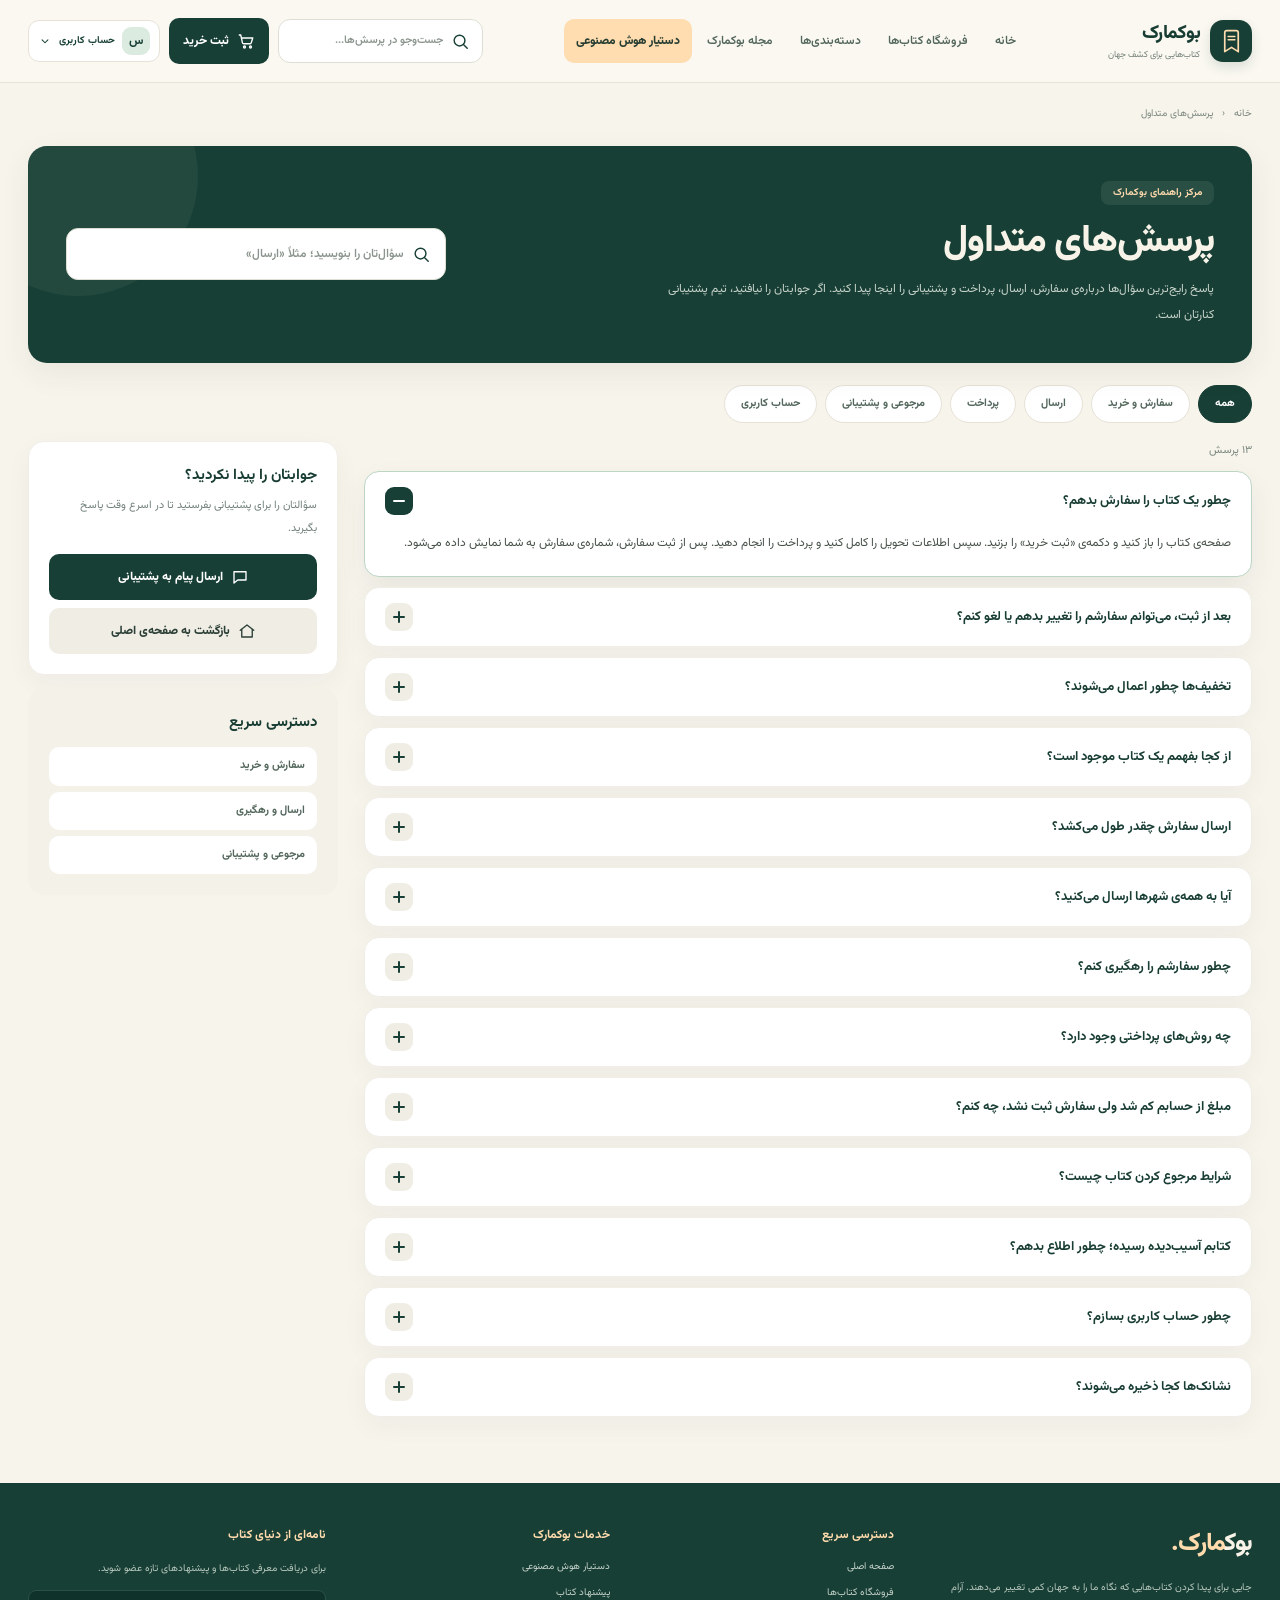
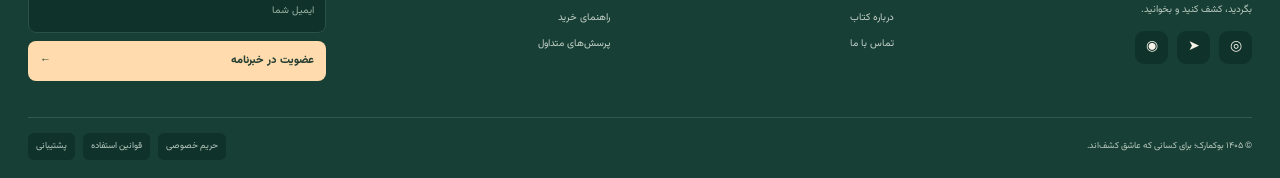
<file: faq.html>
<!DOCTYPE html>
<html lang="fa" dir="rtl">
<head>
  <meta charset="UTF-8">
  <meta name="viewport" content="width=device-width, initial-scale=1.0">
  <meta name="theme-color" content="#173f35">
  <meta name="description" content="پرسش‌های متداول بوکمارک؛ پاسخ سؤال‌های رایج درباره سفارش، ارسال، پرداخت، مرجوعی و حساب کاربری.">
  <title>پرسش‌های متداول | بوکمارک</title>
  <link rel="preconnect" href="https://fonts.googleapis.com">
  <link rel="preconnect" href="https://fonts.gstatic.com" crossorigin>
  <link href="https://fonts.googleapis.com/css2?family=Vazirmatn:wght@400;500;600;700;800&display=swap" rel="stylesheet">
  <link rel="stylesheet" href="style.css">
  <link rel="stylesheet" href="faq.css">
  <script src="faq.js" defer></script>
</head>
<body>
  <header class="site-header">
    <div class="header-inner">
      <a class="brand" href="index.html#top" aria-label="صفحه اصلی بوکمارک">
        <span class="brand-mark" aria-hidden="true"><svg viewBox="0 0 32 32"><path d="M8 5.5A2.5 2.5 0 0 1 10.5 3h11A2.5 2.5 0 0 1 24 5.5V28l-8-5-8 5V5.5Z" fill="none" stroke="currentColor" stroke-width="2" stroke-linejoin="round"/><path d="M12 10h8M12 14h8" stroke="currentColor" stroke-width="1.8" stroke-linecap="round"/></svg></span>
        <span class="brand-copy"><strong>بوکمارک</strong><small>کتاب‌هایی برای کشف جهان</small></span>
      </a>

      <nav class="main-nav" id="mainNavigation" aria-label="منوی اصلی">
        <a href="index.html#top">خانه</a>
        <a href="index.html#suggestions">فروشگاه کتاب‌ها</a>
        <a href="index.html#details">دسته‌بندی‌ها</a>
        <a href="#newsletter">مجله بوکمارک</a>
        <a class="nav-highlight" href="#assistant">دستیار هوش مصنوعی</a>
      </nav>

      <div class="header-tools">
        <label class="search-box" for="siteSearch">
          <svg viewBox="0 0 24 24" aria-hidden="true"><circle cx="10.8" cy="10.8" r="6.8"/><path d="m16 16 4.5 4.5"/></svg>
          <input id="siteSearch" type="search" placeholder="جست‌وجو در پرسش‌ها..." autocomplete="off" aria-label="جست‌وجو در پرسش‌های متداول">
        </label>
        <button class="btn btn-primary header-buy" id="headerBuy" type="button"><svg viewBox="0 0 24 24" aria-hidden="true"><path d="M3 4h2l2.2 10.1a2 2 0 0 0 2 1.6h7.9a2 2 0 0 0 1.9-1.4L21 8H6"/><circle cx="10" cy="20" r="1.3"/><circle cx="18" cy="20" r="1.3"/></svg><span>ثبت خرید</span></button>
        <button class="profile-button" type="button" id="profileButton"><span class="profile-avatar" aria-hidden="true">س</span><span>حساب کاربری</span><svg viewBox="0 0 24 24" aria-hidden="true"><path d="m7 10 5 5 5-5"/></svg></button>
        <button class="mobile-menu" id="mobileMenu" type="button" aria-expanded="false" aria-controls="mainNavigation"><span class="menu-lines" aria-hidden="true">☰</span><span class="sr-only">باز کردن منو</span></button>
      </div>
    </div>
  </header>

  <main id="top" class="page-wrap">
    <nav class="breadcrumbs" aria-label="مسیر صفحه"><a href="index.html#top">خانه</a><span>‹</span><span aria-current="page">پرسش‌های متداول</span></nav>

    <section class="faq-hero" aria-labelledby="faqTitle">
      <div>
        <span class="faq-kicker">مرکز راهنمای بوکمارک</span>
        <h1 id="faqTitle">پرسش‌های متداول</h1>
        <p>پاسخ رایج‌ترین سؤال‌ها درباره‌ی سفارش، ارسال، پرداخت و پشتیبانی را اینجا پیدا کنید. اگر جوابتان را نیافتید، تیم پشتیبانی کنارتان است.</p>
      </div>
      <label class="search-box faq-search" for="faqSearch">
        <svg viewBox="0 0 24 24" aria-hidden="true"><circle cx="10.8" cy="10.8" r="6.8"/><path d="m16 16 4.5 4.5"/></svg>
        <input id="faqSearch" type="search" placeholder="سؤال‌تان را بنویسید؛ مثلاً «ارسال»" autocomplete="off" aria-label="جست‌وجو در پرسش‌های متداول">
      </label>
    </section>

    <div class="faq-chips" role="group" aria-label="دسته‌بندی پرسش‌ها">
      <button class="chip" type="button" data-filter="all" aria-pressed="true">همه</button>
      <button class="chip" type="button" data-filter="order" aria-pressed="false">سفارش و خرید</button>
      <button class="chip" type="button" data-filter="shipping" aria-pressed="false">ارسال</button>
      <button class="chip" type="button" data-filter="payment" aria-pressed="false">پرداخت</button>
      <button class="chip" type="button" data-filter="returns" aria-pressed="false">مرجوعی و پشتیبانی</button>
      <button class="chip" type="button" data-filter="account" aria-pressed="false">حساب کاربری</button>
    </div>

    <div class="faq-layout">
      <section aria-label="فهرست پرسش‌ها">
        <p class="faq-count" id="faqCount" role="status" aria-live="polite"></p>
        <div class="faq-list" id="faqList">

          <article class="faq-item" data-cat="order">
            <h3><button class="faq-q" type="button" id="faq-q1" aria-expanded="false" aria-controls="faq-a1"><span>چطور یک کتاب را سفارش بدهم؟</span><i class="faq-icon" aria-hidden="true"></i></button></h3>
            <div class="faq-a" id="faq-a1" role="region" aria-labelledby="faq-q1" hidden><p>صفحه‌ی کتاب را باز کنید و دکمه‌ی «ثبت خرید» را بزنید. سپس اطلاعات تحویل را کامل کنید و پرداخت را انجام دهید. پس از ثبت سفارش، شماره‌ی سفارش به شما نمایش داده می‌شود.</p></div>
          </article>

          <article class="faq-item" data-cat="order">
            <h3><button class="faq-q" type="button" id="faq-q2" aria-expanded="false" aria-controls="faq-a2"><span>بعد از ثبت، می‌توانم سفارشم را تغییر بدهم یا لغو کنم؟</span><i class="faq-icon" aria-hidden="true"></i></button></h3>
            <div class="faq-a" id="faq-a2" role="region" aria-labelledby="faq-q2" hidden><p>تا پیش از آماده‌سازی بسته می‌توانید با پشتیبانی تماس بگیرید و درخواست تغییر یا لغو بدهید. پس از ارسال، تغییر سفارش ممکن نیست و باید از مسیر مرجوعی اقدام کنید.</p></div>
          </article>

          <article class="faq-item" data-cat="order">
            <h3><button class="faq-q" type="button" id="faq-q3" aria-expanded="false" aria-controls="faq-a3"><span>تخفیف‌ها چطور اعمال می‌شوند؟</span><i class="faq-icon" aria-hidden="true"></i></button></h3>
            <div class="faq-a" id="faq-a3" role="region" aria-labelledby="faq-q3" hidden><p>قیمت تخفیف‌خورده کنار قیمت اصلی و با درصد تخفیف نمایش داده می‌شود. مبلغ نهایی همان است که پیش از پرداخت در صفحه‌ی سفارش می‌بینید.</p></div>
          </article>

          <article class="faq-item" data-cat="order">
            <h3><button class="faq-q" type="button" id="faq-q4" aria-expanded="false" aria-controls="faq-a4"><span>از کجا بفهمم یک کتاب موجود است؟</span><i class="faq-icon" aria-hidden="true"></i></button></h3>
            <div class="faq-a" id="faq-a4" role="region" aria-labelledby="faq-q4" hidden><p>وضعیت موجودی در صفحه‌ی هر کتاب و کنار امتیاز آن نوشته شده است، مثلاً «موجود برای خرید». اگر کتابی ناموجود بود، می‌توانید آن را نشانک کنید و بعداً سر بزنید.</p></div>
          </article>

          <article class="faq-item" data-cat="shipping">
            <h3><button class="faq-q" type="button" id="faq-q5" aria-expanded="false" aria-controls="faq-a5"><span>ارسال سفارش چقدر طول می‌کشد؟</span><i class="faq-icon" aria-hidden="true"></i></button></h3>
            <div class="faq-a" id="faq-a5" role="region" aria-labelledby="faq-q5" hidden><p>زمان ارسال به شهر مقصد و روش ارسال بستگی دارد. تخمین زمان تحویل هنگام تکمیل سفارش نشان داده می‌شود.</p></div>
          </article>

          <article class="faq-item" data-cat="shipping">
            <h3><button class="faq-q" type="button" id="faq-q6" aria-expanded="false" aria-controls="faq-a6"><span>آیا به همه‌ی شهرها ارسال می‌کنید؟</span><i class="faq-icon" aria-hidden="true"></i></button></h3>
            <div class="faq-a" id="faq-a6" role="region" aria-labelledby="faq-q6" hidden><p>بله، سفارش‌ها به سراسر کشور ارسال می‌شوند. هزینه و زمان ارسال بر اساس نشانی شما در مرحله‌ی پایانی خرید مشخص می‌شود.</p></div>
          </article>

          <article class="faq-item" data-cat="shipping">
            <h3><button class="faq-q" type="button" id="faq-q7" aria-expanded="false" aria-controls="faq-a7"><span>چطور سفارشم را رهگیری کنم؟</span><i class="faq-icon" aria-hidden="true"></i></button></h3>
            <div class="faq-a" id="faq-a7" role="region" aria-labelledby="faq-q7" hidden><p>بعد از ارسال بسته، کد رهگیری برای شما ثبت می‌شود. با همان کد می‌توانید مسیر بسته را دنبال کنید. اگر کدی دریافت نکردید، شماره‌ی سفارش را برای پشتیبانی بفرستید.</p></div>
          </article>

          <article class="faq-item" data-cat="payment">
            <h3><button class="faq-q" type="button" id="faq-q8" aria-expanded="false" aria-controls="faq-a8"><span>چه روش‌های پرداختی وجود دارد؟</span><i class="faq-icon" aria-hidden="true"></i></button></h3>
            <div class="faq-a" id="faq-a8" role="region" aria-labelledby="faq-q8" hidden><p>پرداخت به‌صورت آنلاین و از طریق درگاه امن بانکی انجام می‌شود. اطلاعات کارت شما فقط در صفحه‌ی بانک وارد می‌شود و در سایت ذخیره نمی‌شود.</p></div>
          </article>

          <article class="faq-item" data-cat="payment">
            <h3><button class="faq-q" type="button" id="faq-q9" aria-expanded="false" aria-controls="faq-a9"><span>مبلغ از حسابم کم شد ولی سفارش ثبت نشد، چه کنم؟</span><i class="faq-icon" aria-hidden="true"></i></button></h3>
            <div class="faq-a" id="faq-a9" role="region" aria-labelledby="faq-q9" hidden><p>معمولاً مبلغ کسرشده پس از چند روز کاری به حساب شما برمی‌گردد. برای پیگیری سریع‌تر، شماره‌ی پیگیری پرداخت و زمان تراکنش را برای پشتیبانی بفرستید.</p></div>
          </article>

          <article class="faq-item" data-cat="returns">
            <h3><button class="faq-q" type="button" id="faq-q10" aria-expanded="false" aria-controls="faq-a10"><span>شرایط مرجوع کردن کتاب چیست؟</span><i class="faq-icon" aria-hidden="true"></i></button></h3>
            <div class="faq-a" id="faq-a10" role="region" aria-labelledby="faq-q10" hidden><p>اگر کتاب اشتباه برایتان ارسال شده یا آسیب‌دیده است، درخواست مرجوعی ثبت کنید. بسته‌بندی و فاکتور را نگه دارید تا بررسی سریع‌تر انجام شود.</p></div>
          </article>

          <article class="faq-item" data-cat="returns">
            <h3><button class="faq-q" type="button" id="faq-q11" aria-expanded="false" aria-controls="faq-a11"><span>کتابم آسیب‌دیده رسیده؛ چطور اطلاع بدهم؟</span><i class="faq-icon" aria-hidden="true"></i></button></h3>
            <div class="faq-a" id="faq-a11" role="region" aria-labelledby="faq-q11" hidden><p>چند عکس واضح از کتاب و بسته‌بندی بگیرید و همراه شماره‌ی سفارش برای پشتیبانی بفرستید. تیم پشتیبانی پس از بررسی، راه‌حل را به شما اعلام می‌کند.</p></div>
          </article>

          <article class="faq-item" data-cat="account">
            <h3><button class="faq-q" type="button" id="faq-q12" aria-expanded="false" aria-controls="faq-a12"><span>چطور حساب کاربری بسازم؟</span><i class="faq-icon" aria-hidden="true"></i></button></h3>
            <div class="faq-a" id="faq-a12" role="region" aria-labelledby="faq-q12" hidden><p>از دکمه‌ی «حساب کاربری» در بالای صفحه وارد بخش ورود و ثبت‌نام شوید و اطلاعات خواسته‌شده را تکمیل کنید. با داشتن حساب، پیگیری سفارش‌ها ساده‌تر می‌شود.</p></div>
          </article>

          <article class="faq-item" data-cat="account">
            <h3><button class="faq-q" type="button" id="faq-q13" aria-expanded="false" aria-controls="faq-a13"><span>نشانک‌ها کجا ذخیره می‌شوند؟</span><i class="faq-icon" aria-hidden="true"></i></button></h3>
            <div class="faq-a" id="faq-a13" role="region" aria-labelledby="faq-q13" hidden><p>با دکمه‌ی «افزودن به نشانک‌ها» در صفحه‌ی کتاب می‌توانید کتاب را ذخیره کنید. در نسخه‌ی فعلی، نشانک‌ها فقط تا پایان همان نشست مرورگر باقی می‌مانند.</p></div>
          </article>

        </div>
        <p class="empty-search hidden" id="faqEmpty" role="status">پرسشی با این عبارت پیدا نشد. عبارت دیگری را امتحان کنید یا از پشتیبانی بپرسید.</p>
      </section>

      <aside class="faq-side" aria-label="راهنمای بیشتر">
        <div class="help-card">
          <h2>جوابتان را پیدا نکردید؟</h2>
          <p>سؤالتان را برای پشتیبانی بفرستید تا در اسرع وقت پاسخ بگیرید.</p>
          <div class="help-actions">
            <button class="btn btn-primary" type="button" id="contactSupport"><svg viewBox="0 0 24 24" aria-hidden="true"><path d="M4 5h16v11H9l-5 4V5Z"/></svg> ارسال پیام به پشتیبانی</button>
            <a class="btn btn-light" href="index.html#top"><svg viewBox="0 0 24 24" aria-hidden="true"><path d="M3 11 12 4l9 7"/><path d="M5 10v10h14V10"/></svg> بازگشت به صفحه‌ی اصلی</a>
          </div>
        </div>
        <div class="help-card soft">
          <h2>دسترسی سریع</h2>
          <div class="help-links">
            <a href="#order" data-quick="order">سفارش و خرید</a>
            <a href="#shipping" data-quick="shipping">ارسال و رهگیری</a>
            <a href="#returns" data-quick="returns">مرجوعی و پشتیبانی</a>
          </div>
        </div>
      </aside>
    </div>
  </main>

  <footer class="site-footer" id="newsletter">
    <div class="footer-grid">
      <div class="footer-about"><a class="footer-brand" href="index.html#top">بوک<span>مارک.</span></a><p>جایی برای پیدا کردن کتاب‌هایی که نگاه ما را به جهان کمی تغییر می‌دهند. آرام بگردید، کشف کنید و بخوانید.</p><div class="socials"><a href="#newsletter" aria-label="اینستاگرام">◎</a><a href="#newsletter" aria-label="تلگرام">➤</a><a href="#newsletter" aria-label="شبکه اجتماعی">◉</a></div></div>
      <div><h3>دسترسی سریع</h3><a href="index.html#top">صفحه اصلی</a><a href="index.html#suggestions">فروشگاه کتاب‌ها</a><a href="index.html#details">درباره کتاب</a><a href="#newsletter">تماس با ما</a></div>
      <div id="assistant"><h3>خدمات بوکمارک</h3><a href="#assistant">دستیار هوش مصنوعی</a><a href="index.html#suggestions">پیشنهاد کتاب</a><a href="#order">راهنمای خرید</a><a href="#top">پرسش‌های متداول</a></div>
      <div class="newsletter"><h3>نامه‌ای از دنیای کتاب</h3><p>برای دریافت معرفی کتاب‌ها و پیشنهادهای تازه عضو شوید.</p><form id="newsletterForm"><label class="sr-only" for="emailInput">نشانی ایمیل</label><input id="emailInput" type="email" placeholder="ایمیل شما" required autocomplete="email"><button type="submit">عضویت در خبرنامه <span aria-hidden="true">←</span></button></form><small id="newsletterMessage" role="status" aria-live="polite"></small></div>
    </div>
    <div class="footer-bottom"><span>© ۱۴۰۵ بوکمارک؛ برای کسانی که عاشق کشف‌اند.</span><div><span>حریم خصوصی</span><span>قوانین استفاده</span><span>پشتیبانی</span></div></div>
  </footer>

  <div class="toast" id="toast" role="status" aria-live="polite"></div>
</body>
</html>
</file>
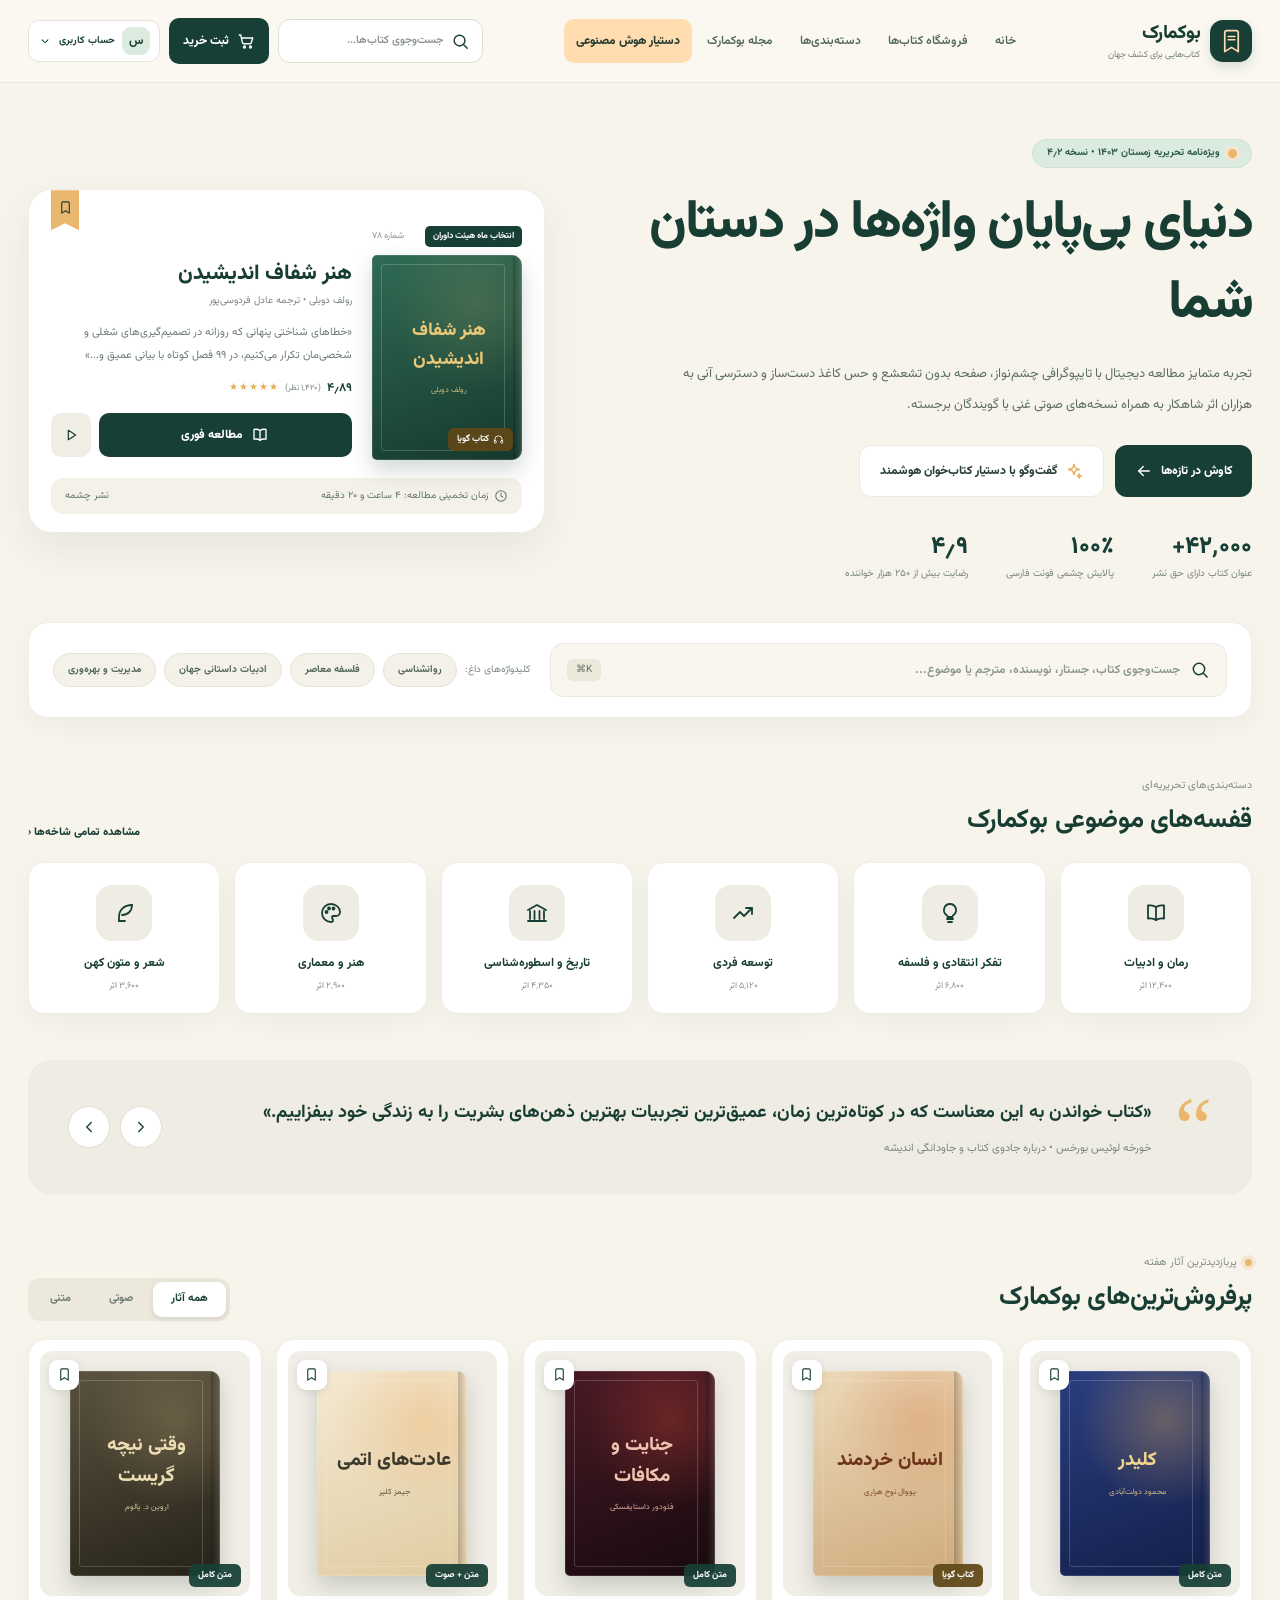
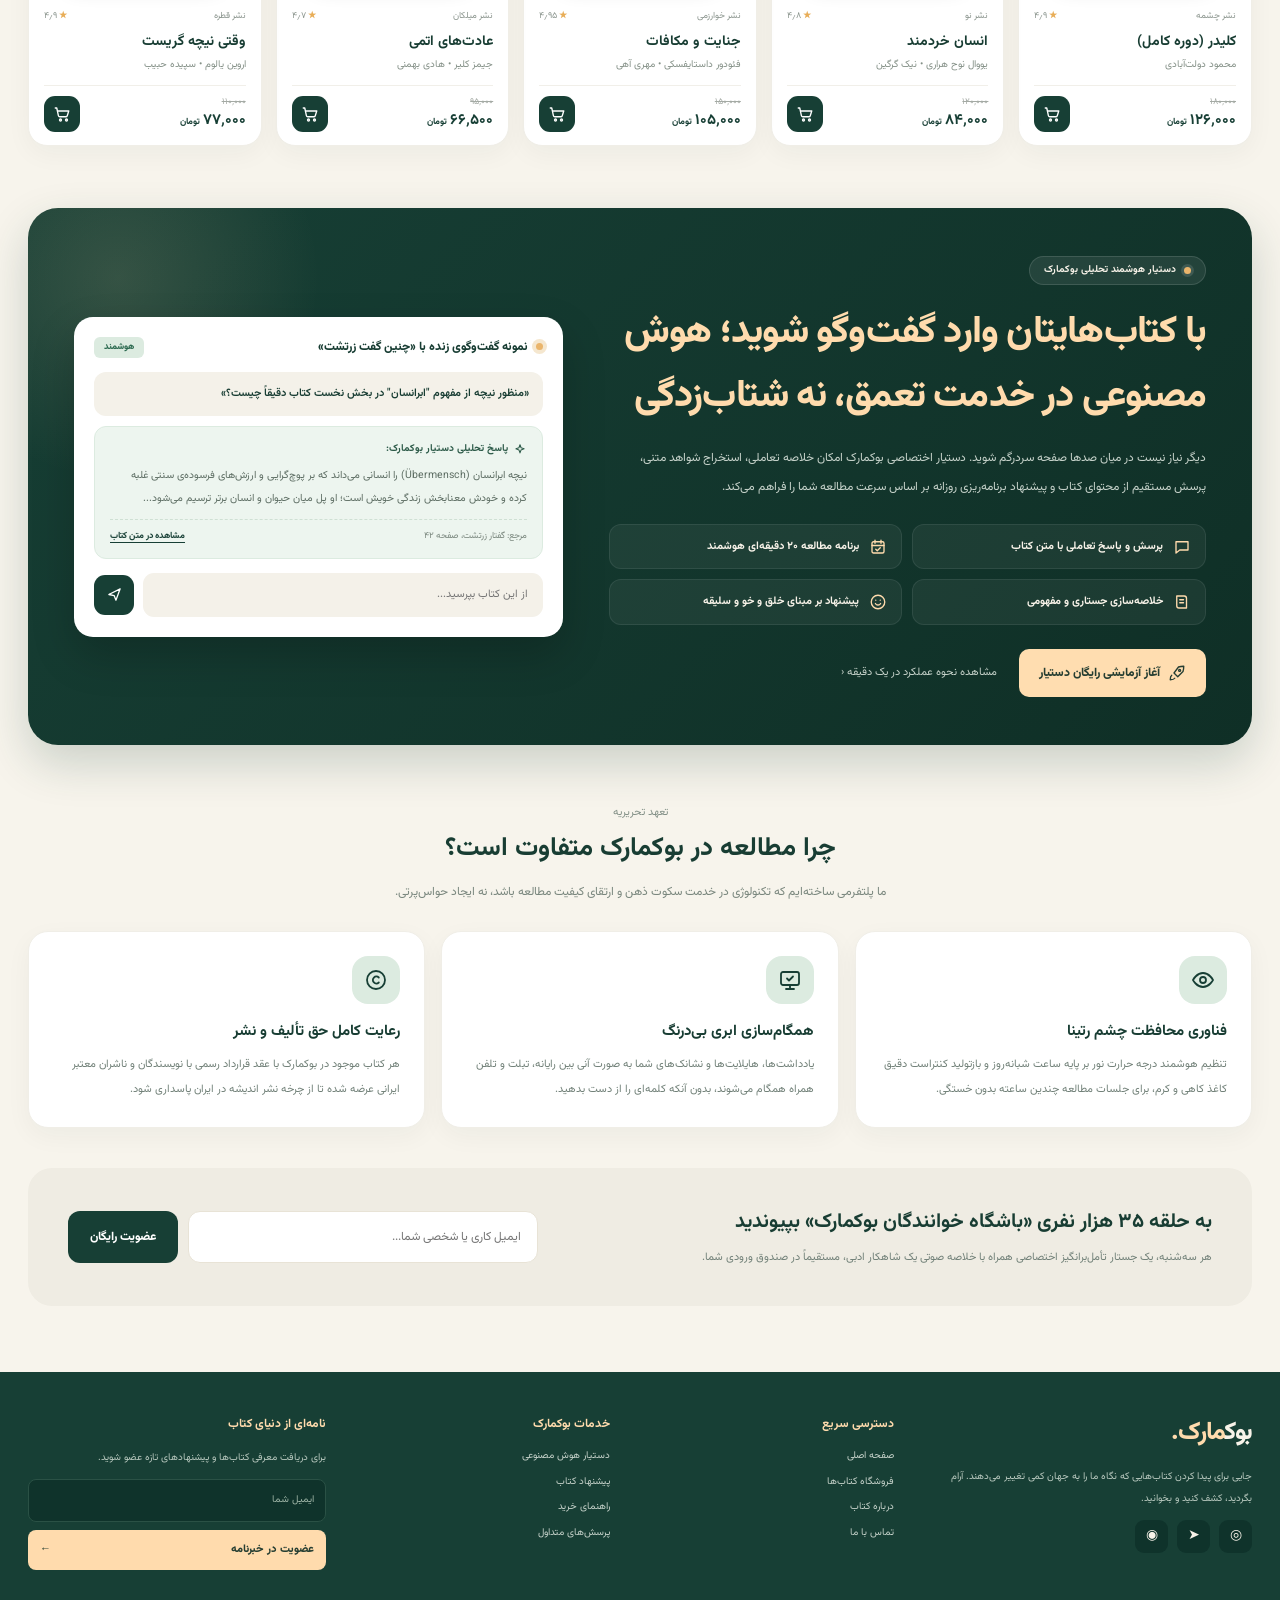
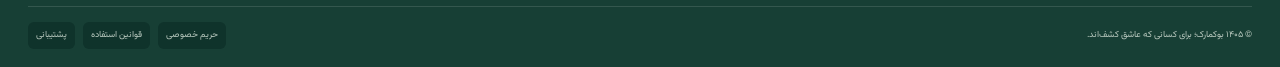
<file: main.html>
<!DOCTYPE html>
<html lang="fa" dir="rtl">
<head>
  <meta charset="UTF-8">
  <meta name="viewport" content="width=device-width, initial-scale=1.0">
  <meta name="theme-color" content="#173f35">
  <meta name="description" content="بوکمارک؛ دنیای بی‌پایان واژه‌ها در دستان شما. مطالعه دیجیتال، کتاب‌های گویا و دستیار هوشمند کتاب‌خوان.">
  <title>بوکمارک | دنیای بی‌پایان واژه‌ها در دستان شما</title>
  <link rel="preconnect" href="https://fonts.googleapis.com">
  <link rel="preconnect" href="https://fonts.gstatic.com" crossorigin>
  <link href="https://fonts.googleapis.com/css2?family=Vazirmatn:wght@400;500;600;700;800&display=swap" rel="stylesheet">
  <link rel="stylesheet" href="style.css">
  <link rel="stylesheet" href="main.css">
  <script src="main.js" defer></script>
</head>
<body>
  <header class="site-header">
    <div class="header-inner">
      <a class="brand" href="#top" aria-label="صفحه اصلی بوکمارک">
        <span class="brand-mark" aria-hidden="true"><svg viewBox="0 0 32 32"><path d="M8 5.5A2.5 2.5 0 0 1 10.5 3h11A2.5 2.5 0 0 1 24 5.5V28l-8-5-8 5V5.5Z" fill="none" stroke="currentColor" stroke-width="2" stroke-linejoin="round"/><path d="M12 10h8M12 14h8" stroke="currentColor" stroke-width="1.8" stroke-linecap="round"/></svg></span>
        <span class="brand-copy"><strong>بوکمارک</strong><small>کتاب‌هایی برای کشف جهان</small></span>
      </a>

      <nav class="main-nav" id="mainNavigation" aria-label="منوی اصلی">
        <a href="#top">خانه</a>
        <a href="#bestsellers">فروشگاه کتاب‌ها</a>
        <a href="#categories">دسته‌بندی‌ها</a>
        <a href="#join">مجله بوکمارک</a>
        <a class="nav-highlight" href="#assistant">دستیار هوش مصنوعی</a>
      </nav>

      <div class="header-tools">
        <label class="search-box" for="siteSearch">
          <svg viewBox="0 0 24 24" aria-hidden="true"><circle cx="10.8" cy="10.8" r="6.8"/><path d="m16 16 4.5 4.5"/></svg>
          <input id="siteSearch" type="search" placeholder="جست‌وجوی کتاب‌ها..." autocomplete="off" aria-label="جست‌وجو میان کتاب‌های پرفروش">
        </label>
        <button class="btn btn-primary header-buy" id="headerBuy" type="button"><svg viewBox="0 0 24 24" aria-hidden="true"><path d="M3 4h2l2.2 10.1a2 2 0 0 0 2 1.6h7.9a2 2 0 0 0 1.9-1.4L21 8H6"/><circle cx="10" cy="20" r="1.3"/><circle cx="18" cy="20" r="1.3"/></svg><span>ثبت خرید</span></button>
        <button class="profile-button" type="button" id="profileButton"><span class="profile-avatar" aria-hidden="true">س</span><span>حساب کاربری</span><svg viewBox="0 0 24 24" aria-hidden="true"><path d="m7 10 5 5 5-5"/></svg></button>
        <button class="mobile-menu" id="mobileMenu" type="button" aria-expanded="false" aria-controls="mainNavigation"><span class="menu-lines" aria-hidden="true">☰</span><span class="sr-only">باز کردن منو</span></button>
      </div>
    </div>
  </header>

  <main id="top" class="page-wrap">

    <!-- ===== معرفی اصلی ===== -->
    <section class="home-hero" aria-labelledby="homeTitle">
      <div class="hero-copy">
        <p class="hero-badge"><i aria-hidden="true"></i><span>ویژه‌نامه تحریریه زمستان ۱۴۰۳ • نسخه ۴٫۲</span></p>
        <h1 id="homeTitle">دنیای بی‌پایان واژه‌ها در دستان شما</h1>
        <p class="hero-lead">تجربه متمایز مطالعه دیجیتال با تایپوگرافی چشم‌نواز، صفحه بدون تشعشع و حس کاغذ دست‌ساز و دسترسی آنی به هزاران اثر شاهکار به همراه نسخه‌های صوتی غنی با گویندگان برجسته.</p>
        <div class="hero-actions">
          <a class="btn btn-primary" href="#bestsellers">کاوش در تازه‌ها <svg viewBox="0 0 24 24" aria-hidden="true"><path d="M19 12H5"/><path d="m11 6-6 6 6 6"/></svg></a>
          <a class="btn btn-white" href="#assistant"><svg class="gold" viewBox="0 0 24 24" aria-hidden="true"><path d="m12 3 1.8 5.2L19 10l-5.2 1.8L12 17l-1.8-5.2L5 10l5.2-1.8L12 3Z"/><path d="m19 16 .7 2 2 .7-2 .7-.7 2-.7-2-2-.7 2-.7.7-2Z"/></svg> گفت‌وگو با دستیار کتاب‌خوان هوشمند</a>
        </div>
        <dl class="hero-stats">
          <div><dt>عنوان کتاب دارای حق نشر</dt><dd>۴۲٬۰۰۰+</dd></div>
          <div><dt>پالایش چشمی فونت فارسی</dt><dd>۱۰۰٪</dd></div>
          <div><dt>رضایت بیش از ۲۵۰ هزار خواننده</dt><dd>۴٫۹</dd></div>
        </dl>
      </div>

      <article class="feature-card" aria-label="کتاب منتخب ماه">
        <span class="feature-ribbon" aria-hidden="true"><svg viewBox="0 0 24 24"><path d="M6 4.8A1.8 1.8 0 0 1 7.8 3h8.4A1.8 1.8 0 0 1 18 4.8V21l-6-3.8L6 21V4.8Z"/></svg></span>
        <div class="feature-main">
          <div class="feature-cover-wrap">
            <div class="feature-top"><span class="pill-green">انتخاب ماه هیئت داوران</span><span>شماره ۷۸</span></div>
            <div class="feature-cover">
              <div class="bk-cover" style="--c1:#2f6b55;--c2:#16392d;--ink:#ecc977;--glow:#ecc97726"><span class="bk-title">هنر شفاف اندیشیدن</span><span class="bk-author">رولف دوبلی</span></div>
              <span class="bk-badge audio"><svg viewBox="0 0 24 24" aria-hidden="true"><path d="M4 15v-3a8 8 0 0 1 16 0v3"/><rect x="3" y="14" width="4" height="6" rx="1.5"/><rect x="17" y="14" width="4" height="6" rx="1.5"/></svg> کتاب گویا</span>
            </div>
          </div>
          <div class="feature-text">
            <h2>هنر شفاف اندیشیدن</h2>
            <p class="feature-authors">رولف دوبلی • ترجمه عادل فردوسی‌پور</p>
            <p class="feature-quote">«خطاهای شناختی پنهانی که روزانه در تصمیم‌گیری‌های شغلی و شخصی‌مان تکرار می‌کنیم، در ۹۹ فصل کوتاه با بیانی عمیق و...»</p>
            <p class="feature-rate"><b>۴٫۸۹</b> <small>(۱٬۴۲۰ نظر)</small> <span class="stars" aria-hidden="true">★★★★★</span></p>
            <div class="feature-actions">
              <button class="btn btn-primary" type="button" data-toast="مطالعه‌ی فوری در نسخه نمایشی فعال نیست."><svg viewBox="0 0 24 24" aria-hidden="true"><path d="M12 6c-2-1.5-5-2-8-1.5v13c3-.5 6 0 8 1.5 2-1.5 5-2 8-1.5v-13c-3-.5-6 0-8 1.5Z"/><path d="M12 6v13"/></svg> مطالعه فوری</button>
              <button class="play-btn" type="button" aria-label="پخش نمونه‌ی صوتی" data-toast="پخش نمونه‌ی صوتی در نسخه نمایشی فعال نیست."><svg viewBox="0 0 24 24" aria-hidden="true"><path d="M8 5v14l11-7L8 5Z"/></svg></button>
            </div>
          </div>
        </div>
        <div class="feature-foot"><span class="feature-time"><svg viewBox="0 0 24 24" aria-hidden="true"><circle cx="12" cy="12" r="9"/><path d="M12 7v5l3 2"/></svg> زمان تخمینی مطالعه: ۴ ساعت و ۲۰ دقیقه</span><span>نشر چشمه</span></div>
      </article>
    </section>

    <!-- ===== جست‌وجو ===== -->
    <section class="home-search" aria-label="جست‌وجوی کتاب">
      <label class="big-search" for="mainSearch">
        <svg viewBox="0 0 24 24" aria-hidden="true"><circle cx="10.8" cy="10.8" r="6.8"/><path d="m16 16 4.5 4.5"/></svg>
        <input id="mainSearch" type="search" placeholder="جست‌وجوی کتاب، جستار، نویسنده، مترجم یا موضوع..." autocomplete="off" aria-label="جست‌وجوی کتاب، نویسنده یا موضوع">
        <kbd class="kbd" aria-hidden="true">⌘K</kbd>
      </label>
      <div class="hot-keys">
        <span>کلیدواژه‌های داغ:</span>
        <button class="kw-chip" type="button" data-keyword="روانشناسی">روانشناسی</button>
        <button class="kw-chip" type="button" data-keyword="فلسفه معاصر">فلسفه معاصر</button>
        <button class="kw-chip" type="button" data-keyword="ادبیات داستانی جهان">ادبیات داستانی جهان</button>
        <button class="kw-chip" type="button" data-keyword="مدیریت و بهره‌وری">مدیریت و بهره‌وری</button>
      </div>
    </section>

    <!-- ===== دسته‌بندی‌ها ===== -->
    <section class="home-section" id="categories" aria-labelledby="catTitle">
      <div class="section-heading"><div><span class="section-kicker">دسته‌بندی‌های تحریریه‌ای</span><h2 id="catTitle">قفسه‌های موضوعی بوکمارک</h2></div><a href="#categories" data-toast="فهرست کامل شاخه‌ها در نسخه نمایشی فعال نیست.">مشاهده تمامی شاخه‌ها <span aria-hidden="true">‹</span></a></div>
      <div class="cat-grid">
        <button class="cat-card" type="button" data-keyword="رمان"><span class="cat-icon"><svg viewBox="0 0 24 24" aria-hidden="true"><path d="M12 6c-2-1.5-5-2-8-1.5v13c3-.5 6 0 8 1.5 2-1.5 5-2 8-1.5v-13c-3-.5-6 0-8 1.5Z"/><path d="M12 6v13"/></svg></span><strong>رمان و ادبیات</strong><small>۱۲٬۴۰۰ اثر</small></button>
        <button class="cat-card" type="button" data-keyword="فلسفه"><span class="cat-icon"><svg viewBox="0 0 24 24" aria-hidden="true"><path d="M9 18h6M10 21h4"/><path d="M12 3a6 6 0 0 0-3.5 10.9c.6.5 1 1.2 1 2.1h5c0-.9.4-1.6 1-2.1A6 6 0 0 0 12 3Z"/></svg></span><strong>تفکر انتقادی و فلسفه</strong><small>۶٬۸۰۰ اثر</small></button>
        <button class="cat-card" type="button" data-keyword="عادت"><span class="cat-icon"><svg viewBox="0 0 24 24" aria-hidden="true"><path d="m3 17 6-6 4 4 8-8"/><path d="M15 7h6v6"/></svg></span><strong>توسعه فردی</strong><small>۵٬۱۲۰ اثر</small></button>
        <button class="cat-card" type="button" data-keyword="تاریخ"><span class="cat-icon"><svg viewBox="0 0 24 24" aria-hidden="true"><path d="M3 9 12 4l9 5"/><path d="M5 10v8M9.5 10v8M14.5 10v8M19 10v8"/><path d="M3 20h18"/></svg></span><strong>تاریخ و اسطوره‌شناسی</strong><small>۴٬۳۵۰ اثر</small></button>
        <button class="cat-card" type="button" data-keyword="هنر"><span class="cat-icon"><svg viewBox="0 0 24 24" aria-hidden="true"><path d="M12 3a9 9 0 1 0 0 18c1.2 0 2-.8 2-1.8 0-1.2-1-1.5-1-2.7 0-.9.8-1.5 1.7-1.5H17a4 4 0 0 0 4-4C21 6.5 17 3 12 3Z"/><circle cx="7.5" cy="11" r="1"/><circle cx="10" cy="7.5" r="1"/><circle cx="14.5" cy="7.5" r="1"/></svg></span><strong>هنر و معماری</strong><small>۲٬۹۰۰ اثر</small></button>
        <button class="cat-card" type="button" data-keyword="شعر"><span class="cat-icon"><svg viewBox="0 0 24 24" aria-hidden="true"><path d="M20 4c-8 0-13 5-13 12v4"/><path d="M20 4c0 6-4 10-10 10"/><path d="M7 20h6"/></svg></span><strong>شعر و متون کهن</strong><small>۳٬۶۰۰ اثر</small></button>
      </div>
    </section>

    <!-- ===== نقل‌قول ===== -->
    <section class="qband" aria-label="سخنی درباره کتاب">
      <span class="q-mark" aria-hidden="true">“</span>
      <figure class="q-body" id="quoteBody" aria-live="polite">
        <blockquote class="q-text" id="quoteText">«کتاب خواندن به این معناست که در کوتاه‌ترین زمان، عمیق‌ترین تجربیات بهترین ذهن‌های بشریت را به زندگی خود بیفزاییم.»</blockquote>
        <figcaption class="q-src" id="quoteSrc">خورخه لوئیس بورخس • درباره جادوی کتاب و جاودانگی اندیشه</figcaption>
      </figure>
      <div class="q-nav">
        <button class="round-btn" type="button" id="quotePrev" aria-label="گفته قبلی"><svg viewBox="0 0 24 24" aria-hidden="true"><path d="m9 6 6 6-6 6"/></svg></button>
        <button class="round-btn" type="button" id="quoteNext" aria-label="گفته بعدی"><svg viewBox="0 0 24 24" aria-hidden="true"><path d="m15 6-6 6 6 6"/></svg></button>
      </div>
    </section>

    <!-- ===== پرفروش‌ها ===== -->
    <section class="home-section" id="bestsellers" aria-labelledby="bestTitle">
      <div class="section-heading"><div><span class="section-kicker"><i class="dot" aria-hidden="true"></i>پربازدیدترین آثار هفته</span><h2 id="bestTitle">پرفروش‌ترین‌های بوکمارک</h2></div>
        <div class="seg" role="group" aria-label="نوع اثر">
          <button type="button" data-type="all" aria-pressed="true">همه آثار</button>
          <button type="button" data-type="audio" aria-pressed="false">صوتی</button>
          <button type="button" data-type="text" aria-pressed="false">متنی</button>
        </div>
      </div>

      <div class="bk-grid" id="bookGrid">
        <article class="bk-card" data-type="text">
          <div class="bk-media"><button class="bk-save" type="button" aria-pressed="false" aria-label="افزودن کلیدر به نشانک‌ها"><svg viewBox="0 0 24 24" aria-hidden="true"><path d="M6 4.8A1.8 1.8 0 0 1 7.8 3h8.4A1.8 1.8 0 0 1 18 4.8V21l-6-3.8L6 21V4.8Z"/></svg></button><div class="bk-cover" style="--c1:#2a3f80;--c2:#141f4a;--ink:#f1d38b;--glow:#f2b45a55"><span class="bk-title">کلیدر</span><span class="bk-author">محمود دولت‌آبادی</span></div><span class="bk-badge">متن کامل</span></div>
          <div class="bk-body"><div class="bk-meta"><span>نشر چشمه</span><span class="bk-rate"><b>★</b> ۴٫۹</span></div><h3>کلیدر (دوره کامل)</h3><p class="bk-writer">محمود دولت‌آبادی</p>
            <div class="bk-foot"><div class="bk-price"><del>۱۸۰٬۰۰۰</del><strong>۱۲۶٬۰۰۰<span>تومان</span></strong></div><button class="bk-cart" type="button" aria-label="افزودن کلیدر به سبد" title="افزودن به سبد"><svg viewBox="0 0 24 24" aria-hidden="true"><path d="M3 4h2l2.2 10.1a2 2 0 0 0 2 1.6h7.9a2 2 0 0 0 1.9-1.4L21 8H6"/><circle cx="10" cy="20" r="1.3"/><circle cx="18" cy="20" r="1.3"/></svg></button></div></div>
        </article>

        <article class="bk-card" data-type="audio">
          <div class="bk-media"><button class="bk-save" type="button" aria-pressed="false" aria-label="افزودن انسان خردمند به نشانک‌ها"><svg viewBox="0 0 24 24" aria-hidden="true"><path d="M6 4.8A1.8 1.8 0 0 1 7.8 3h8.4A1.8 1.8 0 0 1 18 4.8V21l-6-3.8L6 21V4.8Z"/></svg></button><div class="bk-cover" style="--c1:#ecd9b8;--c2:#cfab7d;--ink:#6e341c;--glow:#d9825055"><span class="bk-title">انسان خردمند</span><span class="bk-author">یووال نوح هراری</span></div><span class="bk-badge audio">کتاب گویا</span></div>
          <div class="bk-body"><div class="bk-meta"><span>نشر نو</span><span class="bk-rate"><b>★</b> ۴٫۸</span></div><h3>انسان خردمند</h3><p class="bk-writer">یووال نوح هراری • نیک گرگین</p>
            <div class="bk-foot"><div class="bk-price"><del>۱۲۰٬۰۰۰</del><strong>۸۴٬۰۰۰<span>تومان</span></strong></div><button class="bk-cart" type="button" aria-label="افزودن انسان خردمند به سبد" title="افزودن به سبد"><svg viewBox="0 0 24 24" aria-hidden="true"><path d="M3 4h2l2.2 10.1a2 2 0 0 0 2 1.6h7.9a2 2 0 0 0 1.9-1.4L21 8H6"/><circle cx="10" cy="20" r="1.3"/><circle cx="18" cy="20" r="1.3"/></svg></button></div></div>
        </article>

        <article class="bk-card" data-type="text">
          <div class="bk-media"><button class="bk-save" type="button" aria-pressed="false" aria-label="افزودن جنایت و مکافات به نشانک‌ها"><svg viewBox="0 0 24 24" aria-hidden="true"><path d="M6 4.8A1.8 1.8 0 0 1 7.8 3h8.4A1.8 1.8 0 0 1 18 4.8V21l-6-3.8L6 21V4.8Z"/></svg></button><div class="bk-cover" style="--c1:#4a1a26;--c2:#170a0e;--ink:#f0c2b0;--glow:#c8453355"><span class="bk-title">جنایت و مکافات</span><span class="bk-author">فئودور داستایفسکی</span></div><span class="bk-badge">متن کامل</span></div>
          <div class="bk-body"><div class="bk-meta"><span>نشر خوارزمی</span><span class="bk-rate"><b>★</b> ۴٫۹۵</span></div><h3>جنایت و مکافات</h3><p class="bk-writer">فئودور داستایفسکی • مهری آهی</p>
            <div class="bk-foot"><div class="bk-price"><del>۱۵۰٬۰۰۰</del><strong>۱۰۵٬۰۰۰<span>تومان</span></strong></div><button class="bk-cart" type="button" aria-label="افزودن جنایت و مکافات به سبد" title="افزودن به سبد"><svg viewBox="0 0 24 24" aria-hidden="true"><path d="M3 4h2l2.2 10.1a2 2 0 0 0 2 1.6h7.9a2 2 0 0 0 1.9-1.4L21 8H6"/><circle cx="10" cy="20" r="1.3"/><circle cx="18" cy="20" r="1.3"/></svg></button></div></div>
        </article>

        <article class="bk-card" data-type="both">
          <div class="bk-media"><button class="bk-save" type="button" aria-pressed="false" aria-label="افزودن عادت‌های اتمی به نشانک‌ها"><svg viewBox="0 0 24 24" aria-hidden="true"><path d="M6 4.8A1.8 1.8 0 0 1 7.8 3h8.4A1.8 1.8 0 0 1 18 4.8V21l-6-3.8L6 21V4.8Z"/></svg></button><div class="bk-cover" style="--c1:#f4e9d2;--c2:#e0cca2;--ink:#3b3a2c;--glow:#f0a04b44"><span class="bk-title">عادت‌های اتمی</span><span class="bk-author">جیمز کلیر</span></div><span class="bk-badge">متن + صوت</span></div>
          <div class="bk-body"><div class="bk-meta"><span>نشر میلکان</span><span class="bk-rate"><b>★</b> ۴٫۷</span></div><h3>عادت‌های اتمی</h3><p class="bk-writer">جیمز کلیر • هادی بهمنی</p>
            <div class="bk-foot"><div class="bk-price"><del>۹۵٬۰۰۰</del><strong>۶۶٬۵۰۰<span>تومان</span></strong></div><button class="bk-cart" type="button" aria-label="افزودن عادت‌های اتمی به سبد" title="افزودن به سبد"><svg viewBox="0 0 24 24" aria-hidden="true"><path d="M3 4h2l2.2 10.1a2 2 0 0 0 2 1.6h7.9a2 2 0 0 0 1.9-1.4L21 8H6"/><circle cx="10" cy="20" r="1.3"/><circle cx="18" cy="20" r="1.3"/></svg></button></div></div>
        </article>

        <article class="bk-card" data-type="text">
          <div class="bk-media"><button class="bk-save" type="button" aria-pressed="false" aria-label="افزودن وقتی نیچه گریست به نشانک‌ها"><svg viewBox="0 0 24 24" aria-hidden="true"><path d="M6 4.8A1.8 1.8 0 0 1 7.8 3h8.4A1.8 1.8 0 0 1 18 4.8V21l-6-3.8L6 21V4.8Z"/></svg></button><div class="bk-cover" style="--c1:#5a5340;--c2:#262218;--ink:#ecdcb3;--glow:#e8c88a33"><span class="bk-title">وقتی نیچه گریست</span><span class="bk-author">اروین د. یالوم</span></div><span class="bk-badge">متن کامل</span></div>
          <div class="bk-body"><div class="bk-meta"><span>نشر قطره</span><span class="bk-rate"><b>★</b> ۴٫۹</span></div><h3>وقتی نیچه گریست</h3><p class="bk-writer">اروین یالوم • سپیده حبیب</p>
            <div class="bk-foot"><div class="bk-price"><del>۱۱۰٬۰۰۰</del><strong>۷۷٬۰۰۰<span>تومان</span></strong></div><button class="bk-cart" type="button" aria-label="افزودن وقتی نیچه گریست به سبد" title="افزودن به سبد"><svg viewBox="0 0 24 24" aria-hidden="true"><path d="M3 4h2l2.2 10.1a2 2 0 0 0 2 1.6h7.9a2 2 0 0 0 1.9-1.4L21 8H6"/><circle cx="10" cy="20" r="1.3"/><circle cx="18" cy="20" r="1.3"/></svg></button></div></div>
        </article>
      </div>
      <p class="empty-search hidden" id="bookEmpty" role="status">کتابی با این عبارت پیدا نشد. عبارت دیگری را امتحان کنید.</p>
    </section>

    <!-- ===== دستیار هوشمند ===== -->
    <section class="ai-panel" id="assistant" aria-labelledby="aiTitle">
      <div class="ai-copy">
        <p class="ai-badge"><i class="dot" aria-hidden="true"></i>دستیار هوشمند تحلیلی بوکمارک</p>
        <h2 id="aiTitle">با کتاب‌هایتان وارد گفت‌وگو شوید؛ هوش مصنوعی در خدمت تعمق، نه شتاب‌زدگی</h2>
        <p class="ai-text">دیگر نیاز نیست در میان صدها صفحه سردرگم شوید. دستیار اختصاصی بوکمارک امکان خلاصه تعاملی، استخراج شواهد متنی، پرسش مستقیم از محتوای کتاب و پیشنهاد برنامه‌ریزی روزانه بر اساس سرعت مطالعه شما را فراهم می‌کند.</p>
        <div class="ai-features">
          <div class="ai-feature"><svg viewBox="0 0 24 24" aria-hidden="true"><path d="M4 5h16v11H9l-5 4V5Z"/></svg>پرسش و پاسخ تعاملی با متن کتاب</div>
          <div class="ai-feature"><svg viewBox="0 0 24 24" aria-hidden="true"><rect x="4" y="5" width="16" height="15" rx="2"/><path d="M8 3v4M16 3v4M4 10h16"/><path d="m9 15 2 2 4-4"/></svg>برنامه مطالعه ۲۰ دقیقه‌ای هوشمند</div>
          <div class="ai-feature"><svg viewBox="0 0 24 24" aria-hidden="true"><path d="M5 4h10a3 3 0 0 1 3 3v13H8a3 3 0 0 1-3-3V4Z"/><path d="M9 9h5M9 13h5"/></svg>خلاصه‌سازی جستاری و مفهومی</div>
          <div class="ai-feature"><svg viewBox="0 0 24 24" aria-hidden="true"><circle cx="12" cy="12" r="9"/><path d="M8.5 14a4 4 0 0 0 7 0"/><path d="M9 9.5h.01M15 9.5h.01"/></svg>پیشنهاد بر مبنای خلق و خو و سلیقه</div>
        </div>
        <div class="ai-cta">
          <button class="btn btn-peach" type="button" data-toast="دوره‌ی آزمایشی دستیار در نسخه نمایشی فعال نیست."><svg viewBox="0 0 24 24" aria-hidden="true"><path d="M5 15c-1.5 1-2 4-2 6 2 0 5-.5 6-2"/><path d="M14 4c3-1 6-1 7-1 0 1 0 4-1 7l-7 7-5-5 6-8Z"/><circle cx="15.5" cy="8.5" r="1.3"/></svg> آغاز آزمایشی رایگان دستیار</button>
          <button class="ai-link" type="button" data-toast="ویدیوی معرفی در نسخه نمایشی فعال نیست.">مشاهده نحوه عملکرد در یک دقیقه <span aria-hidden="true">‹</span></button>
        </div>
      </div>

      <div class="chat-card" aria-label="نمونه گفت‌وگو با دستیار">
        <div class="chat-head"><span class="chat-title"><i class="dot" aria-hidden="true"></i>نمونه گفت‌وگوی زنده با «چنین گفت زرتشت»</span><span class="live-badge">هوشمند</span></div>
        <div class="chat-q">«منظور نیچه از مفهوم "ابرانسان" در بخش نخست کتاب دقیقاً چیست؟»</div>
        <div class="chat-a">
          <h4><svg viewBox="0 0 24 24" aria-hidden="true"><path d="m12 3 1.8 5.2L19 10l-5.2 1.8L12 17l-1.8-5.2L5 10l5.2-1.8L12 3Z"/></svg>پاسخ تحلیلی دستیار بوکمارک:</h4>
          <p>نیچه ابرانسان (Übermensch) را انسانی می‌داند که بر پوچ‌گرایی و ارزش‌های فرسوده‌ی سنتی غلبه کرده و خودش معنابخش زندگی خویش است؛ او پل میان حیوان و انسان برتر ترسیم می‌شود...</p>
          <div class="chat-a-foot"><span>مرجع: گفتار زرتشت، صفحه ۴۲</span><a href="#assistant" data-toast="نمایش در متن کتاب در نسخه نمایشی فعال نیست.">مشاهده در متن کتاب</a></div>
        </div>
        <form class="chat-input" id="chatForm">
          <label class="sr-only" for="chatField">پرسش شما</label>
          <input id="chatField" type="text" placeholder="از این کتاب بپرسید..." autocomplete="off">
          <button type="submit" class="chat-send" aria-label="ارسال پرسش"><svg viewBox="0 0 24 24" aria-hidden="true"><path d="m4 12 16-8-6 16-2.5-6.5L4 12Z"/></svg></button>
        </form>
      </div>
    </section>

    <!-- ===== چرا بوکمارک ===== -->
    <section class="home-section why" aria-labelledby="whyTitle">
      <div class="why-head"><span class="section-kicker">تعهد تحریریه</span><h2 id="whyTitle">چرا مطالعه در بوکمارک متفاوت است؟</h2><p>ما پلتفرمی ساخته‌ایم که تکنولوژی در خدمت سکوت ذهن و ارتقای کیفیت مطالعه باشد، نه ایجاد حواس‌پرتی.</p></div>
      <div class="why-grid">
        <article class="why-card"><span class="cat-icon"><svg viewBox="0 0 24 24" aria-hidden="true"><path d="M2 12s3.6-7 10-7 10 7 10 7-3.6 7-10 7S2 12 2 12Z"/><circle cx="12" cy="12" r="3"/></svg></span><h3>فناوری محافظت چشم رتینا</h3><p>تنظیم هوشمند درجه حرارت نور بر پایه ساعت شبانه‌روز و بازتولید کنتراست دقیق کاغذ کاهی و کرم، برای جلسات مطالعه چندین ساعته بدون خستگی.</p></article>
        <article class="why-card"><span class="cat-icon"><svg viewBox="0 0 24 24" aria-hidden="true"><rect x="3" y="4" width="18" height="13" rx="2"/><path d="M8 21h8M12 17v4"/><path d="m9 10.5 2 2 4-4"/></svg></span><h3>همگام‌سازی ابری بی‌درنگ</h3><p>یادداشت‌ها، هایلایت‌ها و نشانک‌های شما به صورت آنی بین رایانه، تبلت و تلفن همراه همگام می‌شوند، بدون آنکه کلمه‌ای را از دست بدهید.</p></article>
        <article class="why-card"><span class="cat-icon"><svg viewBox="0 0 24 24" aria-hidden="true"><circle cx="12" cy="12" r="9"/><path d="M14.8 9.5a3.5 3.5 0 1 0 0 5"/></svg></span><h3>رعایت کامل حق تألیف و نشر</h3><p>هر کتاب موجود در بوکمارک با عقد قرارداد رسمی با نویسندگان و ناشران معتبر ایرانی عرضه شده تا از چرخه نشر اندیشه در ایران پاسداری شود.</p></article>
      </div>
    </section>

    <!-- ===== عضویت ===== -->
    <section class="join-card" id="join" aria-labelledby="joinTitle">
      <div class="join-copy"><h2 id="joinTitle">به حلقه ۳۵ هزار نفری «باشگاه خوانندگان بوکمارک» بپیوندید</h2><p>هر سه‌شنبه، یک جستار تأمل‌برانگیز اختصاصی همراه با خلاصه صوتی یک شاهکار ادبی، مستقیماً در صندوق ورودی شما.</p></div>
      <div class="join-box">
        <form class="join-form" id="joinForm" novalidate>
          <label class="sr-only" for="joinEmail">نشانی ایمیل</label>
          <input id="joinEmail" type="email" placeholder="ایمیل کاری یا شخصی شما..." autocomplete="email" required>
          <button class="btn btn-dark" type="submit">عضویت رایگان</button>
        </form>
        <small class="join-message" id="joinMessage" role="status" aria-live="polite"></small>
      </div>
    </section>
  </main>

  <footer class="site-footer" id="newsletter">
    <div class="footer-grid">
      <div class="footer-about"><a class="footer-brand" href="#top">بوک<span>مارک.</span></a><p>جایی برای پیدا کردن کتاب‌هایی که نگاه ما را به جهان کمی تغییر می‌دهند. آرام بگردید، کشف کنید و بخوانید.</p><div class="socials"><a href="#newsletter" aria-label="اینستاگرام">◎</a><a href="#newsletter" aria-label="تلگرام">➤</a><a href="#newsletter" aria-label="شبکه اجتماعی">◉</a></div></div>
      <div><h3>دسترسی سریع</h3><a href="#top">صفحه اصلی</a><a href="#bestsellers">فروشگاه کتاب‌ها</a><a href="index.html#details">درباره کتاب</a><a href="contact.html">تماس با ما</a></div>
      <div><h3>خدمات بوکمارک</h3><a href="#assistant">دستیار هوش مصنوعی</a><a href="#bestsellers">پیشنهاد کتاب</a><a href="faq.html#order">راهنمای خرید</a><a href="faq.html">پرسش‌های متداول</a></div>
      <div class="newsletter"><h3>نامه‌ای از دنیای کتاب</h3><p>برای دریافت معرفی کتاب‌ها و پیشنهادهای تازه عضو شوید.</p><form id="newsletterForm"><label class="sr-only" for="emailInput">نشانی ایمیل</label><input id="emailInput" type="email" placeholder="ایمیل شما" required autocomplete="email"><button type="submit">عضویت در خبرنامه <span aria-hidden="true">←</span></button></form><small id="newsletterMessage" role="status" aria-live="polite"></small></div>
    </div>
    <div class="footer-bottom"><span>© ۱۴۰۵ بوکمارک؛ برای کسانی که عاشق کشف‌اند.</span><div><span>حریم خصوصی</span><span>قوانین استفاده</span><span>پشتیبانی</span></div></div>
  </footer>

  <div class="toast" id="toast" role="status" aria-live="polite"></div>
</body>
</html>
</file>
<file: style.css>
:root{--cream:#f7f4ec;--cream-2:#eee9dc;--green:#173f35;--green-2:#28584b;--mint:#dcebe0;--peach:#ffddb0;--text:#183d33;--muted:#748178;--white:#fff;--line:#e7e2d8;--shadow:0 8px 26px #20392b0b;--radius:16px}*{box-sizing:border-box}html{scroll-behavior:smooth;scroll-padding-top:100px}body{margin:0;background:var(--cream);color:var(--text);font-family:'Vazirmatn',Tahoma,sans-serif;font-size:14px;line-height:1.85}a{color:inherit;text-decoration:none}button,input{font:inherit}button{cursor:pointer}button:focus-visible,a:focus-visible,input:focus-visible{outline:3px solid #e5ad60;outline-offset:3px}svg{width:20px;height:20px;fill:none;stroke:currentColor;stroke-width:1.8;stroke-linecap:round;stroke-linejoin:round}.sr-only{position:absolute;width:1px;height:1px;padding:0;margin:-1px;overflow:hidden;clip:rect(0,0,0,0);white-space:nowrap;border:0}.site-header{position:sticky;top:0;z-index:20;background:#faf8f1ed;border-bottom:1px solid #e8e4da;backdrop-filter:blur(16px)}.header-inner{max-width:1320px;min-height:82px;margin:auto;padding:10px 28px;display:flex;align-items:center;gap:24px}.brand{display:flex;align-items:center;gap:10px;white-space:nowrap;flex-shrink:0}.brand-mark{display:grid;place-items:center;width:42px;height:42px;border-radius:13px;background:var(--green);color:#ffddb0;box-shadow:0 5px 12px #173f3524}.brand-mark svg{width:27px;height:27px}.brand-copy strong,.brand-copy small{display:block;line-height:1.5}.brand-copy strong{font-size:19px;font-weight:800;letter-spacing:-.5px}.brand-copy small{font-size:9px;color:var(--muted)}.main-nav{display:flex;align-items:center;gap:3px;flex:1;justify-content:center}.main-nav a{position:relative;font-size:12px;font-weight:600;padding:11px 12px;border-radius:10px;white-space:nowrap;color:#53675c;transition:background .2s,color .2s,transform .2s}.main-nav a:hover{background:#c5dccd;color:#0f2f26;transform:translateY(-1px)}.main-nav a.active{background:var(--mint);color:var(--green)}.main-nav .nav-highlight{background:var(--peach);color:#283e32;font-weight:800}.main-nav .nav-highlight:hover{background:#ffc47e}.header-tools{display:flex;align-items:center;gap:9px;flex-shrink:0}.search-box{width:205px;display:flex;align-items:center;gap:8px;background:#fff;border:1px solid #dedfd4;border-radius:12px;padding:0 12px;transition:border-color .2s,box-shadow .2s}.search-box:focus-within{border-color:#799c88;box-shadow:0 0 0 3px #dcebe0}.search-box svg{width:19px;height:19px;color:var(--green);flex-shrink:0}.search-box input{min-width:0;width:100%;padding:11px 0;border:0;outline:0;background:transparent;font-size:11px;font-weight:600;color:var(--text)}.search-box input::placeholder{color:#8b958d}.header-buy{padding:10px 15px;font-size:11px;white-space:nowrap;flex-shrink:0}.header-buy svg{width:17px;height:17px}.profile-button{display:flex;align-items:center;gap:7px;border:1px solid var(--line);background:#fff;border-radius:11px;padding:6px 9px;font-size:10px;font-weight:700;color:var(--green);white-space:nowrap}.profile-button>svg{width:14px;height:14px}.profile-avatar{display:grid;place-items:center;width:28px;height:28px;border-radius:9px;background:#dcebe0;font-size:12px}.mobile-menu{display:none;border:0;background:var(--green);color:#fff;border-radius:9px;padding:9px 12px}.menu-lines{font-size:19px}.page-wrap{max-width:1320px;padding:22px 28px 58px;margin:auto}.breadcrumbs{display:flex;gap:9px;align-items:center;color:#7b877e;font-size:10px;margin:0 0 22px}.breadcrumbs a:hover{color:var(--green);text-decoration:underline;text-underline-offset:4px}.product-hero{display:grid;grid-template-columns:minmax(300px,.82fr) minmax(0,1.18fr);gap:44px;align-items:start}.product-info{min-width:0;padding-top:5px}.product-info h1{font-size:clamp(30px,3.3vw,44px);line-height:1.45;margin:0;font-weight:800;letter-spacing:-1.4px}.book-subtitle{font-size:13px;color:#7a877e;margin:2px 0 20px}.author-grid{display:grid;grid-template-columns:repeat(3,minmax(0,1fr));gap:9px}.author-card{background:#fff;border:1px solid #f0eee7;border-radius:12px;padding:10px 13px;min-height:64px}.author-card small,.author-card strong{display:block}.author-card small{font-size:9px;color:#8a948d;margin-bottom:3px}.author-card strong{font-size:11px;font-weight:700;line-height:1.8}.rating-row{display:flex;align-items:center;gap:13px;flex-wrap:wrap;color:#7a877e;font-size:10px;margin:15px 0}.rating{display:inline-flex;gap:6px;align-items:center;background:#fff;border:1px solid #f0eee7;border-radius:8px;padding:4px 10px;color:var(--green)}.rating b,.review-stars{color:#e8ad57}.availability{display:inline-flex;align-items:center;gap:6px}.availability i{width:6px;height:6px;border-radius:50%;background:#57946d}.quote{border-right:3px solid #e9b56d;background:#f2eee3;color:#637268;border-radius:8px;padding:12px 16px;margin:14px 0 17px;font-size:12px;line-height:2.1}.purchase-card{background:#fff;border:1px solid #efede5;border-radius:16px;padding:19px 20px 15px;box-shadow:var(--shadow)}.price-line{display:flex;justify-content:space-between;align-items:center;gap:12px;margin-bottom:17px}.price-line small{font-size:10px;color:#819087}.price{display:flex;align-items:baseline;gap:7px;flex-wrap:wrap;line-height:1.7}.price strong{font-size:30px;letter-spacing:-1px;color:var(--green)}.price span{font-size:11px;font-weight:700}.price del{font-size:10px;color:#a4aaa4}.price em{font-style:normal;font-size:9px;color:#c65d56;background:#ffe6e1;padding:2px 7px;border-radius:5px}.safe-label{display:flex;align-items:center;gap:5px;font-size:10px;color:#546c60;background:#f2f0e8;padding:6px 9px;border-radius:9px;white-space:nowrap}.safe-label svg{width:16px;height:16px}.purchase-actions{display:flex;gap:9px}.btn{display:inline-flex;align-items:center;justify-content:center;gap:8px;border:0;border-radius:10px;padding:12px 14px;font-weight:800;font-size:12px;transition:background .2s,transform .2s}.btn:hover{transform:translateY(-1px)}.btn svg{width:18px;height:18px}.btn-primary{background:var(--green);color:#fff;flex:1}.btn-primary:hover{background:#245648}.btn-light{background:#f0ede5;color:#2c4037;white-space:nowrap}.btn-light:hover{background:#e6e3d8}.btn-light[aria-pressed="true"]{background:#dcebe0;color:#174638}.action-message{font-size:11px;color:#2e6b4e;margin:7px 0 0;min-height:0}.action-message:empty{display:none}.spec-grid{display:grid;grid-template-columns:repeat(4,minmax(0,1fr));gap:8px;margin-top:22px}.spec-grid>div{background:#f0ede4;border-radius:11px;padding:10px 8px;display:grid;grid-template-columns:auto 1fr;column-gap:7px;align-items:center}.spec-icon{grid-row:span 2;color:#62776a;font-size:17px}.spec-grid small{font-size:9px;color:#829087}.spec-grid strong{font-size:10px;white-space:nowrap}.book-side{padding-top:0}.cover-card{background:#fff;border:1px solid #f0eee8;border-radius:19px;padding:13px;position:relative;box-shadow:0 10px 30px #253c2d12;max-width:410px;margin:0 auto}.cover-card img{display:block;width:100%;height:440px;object-fit:cover;object-position:center;border-radius:12px;background:#eee9df}.side-pills{display:flex;gap:9px;margin-top:13px;max-width:410px;margin-inline:auto}.side-pills span{flex:1;text-align:center;background:#fff;border:1px solid #efede6;border-radius:11px;padding:10px 6px;font-size:10px;font-weight:600}.side-pills b{color:#438260;margin-left:4px}.side-meta{display:flex;justify-content:space-around;gap:7px;margin:12px auto 0;max-width:410px;background:#f0ede4;border-radius:11px;padding:10px 7px;font-size:9px;color:#63766c}.detail-panel{display:grid;grid-template-columns:280px minmax(0,1fr);gap:34px;background:#fff;border:1px solid #f0eee7;border-radius:19px;padding:32px;margin-top:34px;box-shadow:var(--shadow)}.review-sidebar{display:flex;flex-direction:column;gap:13px;padding-top:68px}.review-card{background:#f4f1e9;border-radius:13px;padding:17px}.review-card-heading{display:flex;justify-content:space-between;align-items:center}.quote-mark{font-family:Georgia,serif;font-size:38px;line-height:1;color:#d5a05c}.review-stars{font-size:11px;letter-spacing:1px}.review-card h3{font-size:13px;margin:8px 0}.review-card p{font-size:10px;color:#718078;line-height:2.1;margin:0}.reviewer{display:flex;align-items:center;gap:9px;margin-top:12px}.avatar{background:#d5e8d9;border-radius:50%;width:32px;height:32px;display:grid;place-items:center;font-size:10px}.reviewer strong,.reviewer small{display:block}.reviewer strong{font-size:10px}.reviewer small{font-size:9px;color:#879187}.stats-card h4{margin:0 0 12px;font-size:11px}.stats-card>small{font-size:9px;color:#69776e;display:block;margin-top:8px}.rating-breakdown{display:grid;grid-template-columns:48px 1fr 28px;align-items:center;gap:7px;font-size:9px;margin:9px 0}.rating-breakdown b{font-size:9px}.progress{height:5px;background:#e3dfd4;border-radius:9px;overflow:hidden}.progress i{display:block;height:100%;background:#244f42;border-radius:9px}.progress.orange i{background:#eab76e}.section-tabs{display:flex;align-items:center;gap:7px;flex-wrap:wrap;margin-bottom:22px;border-bottom:1px solid #eeeae1;padding-bottom:12px}.tab{border:0;background:transparent;color:#6d7d73;padding:8px 13px;border-radius:9px;font-size:11px;font-weight:700;transition:background .2s,color .2s}.tab:hover{background:#f2f0e8}.tab.active{background:var(--green);color:#fff}.book-description h2{font-size:20px;line-height:1.8;margin:0 0 10px}.book-description p{font-size:12px;line-height:2.3;color:#465148;margin:0 0 13px;text-align:justify}.key-points{background:#f7f3ea;border:1px solid #f0e9dc;border-radius:13px;padding:14px 17px;margin-top:16px}.key-points h3{font-size:13px;margin:0 0 6px}.key-points ul{margin:0;padding-right:20px}.key-points li{font-size:11px;line-height:2.3;color:#46534a}.reader-review{padding:14px 0;border-bottom:1px solid #efede6}.reader-review:last-child{border-bottom:0}.reader-review-top{display:flex;justify-content:space-between;gap:12px;align-items:center}.reader-review-top strong{font-size:12px}.reader-review p{margin:7px 0;font-size:11px}.reader-review small{font-size:9px;color:#879187}.hidden{display:none!important}.suggestions{margin-top:38px}.section-heading{display:flex;justify-content:space-between;align-items:end;gap:20px;margin-bottom:18px}.section-kicker{display:block;font-size:10px;color:#839087;margin-bottom:3px}.section-heading h2{font-size:21px;margin:0;letter-spacing:-.4px}.section-heading p{font-size:10px;color:#8b958c;margin:2px 0 0}.section-heading>a{font-size:11px;font-weight:800;white-space:nowrap}.section-heading>a:hover{color:#668d75}.book-grid{display:grid;grid-template-columns:repeat(4,minmax(0,1fr));gap:15px}.suggestion-card{background:#fff;border:1px solid #f0eee7;border-radius:15px;padding:12px;min-width:0;box-shadow:var(--shadow);transition:transform .2s,box-shadow .2s}.suggestion-card:hover{transform:translateY(-4px);box-shadow:0 12px 28px #213b2a12}.suggestion-cover{height:265px;display:block;position:relative;background:#f1eee7;border-radius:10px;overflow:hidden;padding:5px}.suggestion-cover img{width:100%;height:100%;object-fit:cover;border-radius:7px;transition:transform .4s}.suggestion-card:hover .suggestion-cover img{transform:scale(1.025)}.suggestion-cover span{position:absolute;top:10px;right:10px;background:#174438ed;color:#fff;padding:4px 8px;border-radius:6px;font-size:9px}.suggestion-card h3{font-size:13px;margin:11px 0 2px}.suggestion-card p{font-size:10px;color:#849087;margin:0 0 9px;white-space:nowrap;overflow:hidden;text-overflow:ellipsis}.card-bottom{display:flex;justify-content:space-between;align-items:center;gap:8px;border-top:1px solid #f1efe9;padding-top:9px}.card-bottom strong{font-size:10px}.add-cart{display:grid;place-items:center;flex-shrink:0;border:0;background:#f0ede5;color:var(--green);border-radius:8px;width:34px;height:34px;transition:background .2s,color .2s}.add-cart:hover,.add-cart.is-added{background:var(--green);color:white}.add-cart svg{width:18px;height:18px}.empty-search{padding:17px;text-align:center;color:#77857b;background:#fff;border-radius:10px}.cart-message{min-height:0;margin:9px 0 0;font-size:11px;color:#2e6b4e}.cart-message:empty{display:none}.site-footer{background:var(--green);color:#f8f3e9;padding:38px max(28px,calc((100% - 1264px)/2)) 18px;margin-top:8px}.footer-grid{display:grid;grid-template-columns:1.3fr 1fr 1fr 1.2fr;gap:36px}.footer-brand{display:inline-block;font-size:25px;font-weight:800;letter-spacing:-1px}.footer-brand span{color:#ffdbad}.footer-about p,.newsletter p{font-size:10px;color:#b9c9bf;line-height:2.2}.socials{display:flex;gap:9px}.socials a{display:grid;place-items:center;width:33px;height:33px;background:#0f332b;border-radius:9px;transition:background .2s}.socials a:hover{background:#2a5c4c}.footer-grid h3{font-size:12px;color:#ffdbad;margin:3px 0 12px}.footer-grid>div:not(.footer-about):not(.newsletter)>a{display:block;font-size:10px;color:#c6d2ca;margin:7px 0}.footer-grid>div>a:hover{color:#ffdbad}.newsletter form{display:flex;flex-direction:column;gap:8px}.newsletter input{width:100%;background:#0f332b;border:1px solid #2a5145;border-radius:8px;padding:11px;color:white;font-size:10px;outline:none}.newsletter input::placeholder{color:#9eb4a6}.newsletter button{display:flex;justify-content:space-between;align-items:center;border:0;border-radius:8px;background:#ffdbad;color:#263e32;padding:10px 12px;font-size:11px;font-weight:800}.newsletter button:hover{background:#ffd096}.newsletter small{display:block;font-size:10px;color:#d7e4db;margin-top:6px}.footer-bottom{border-top:1px solid #ffffff20;margin-top:30px;padding-top:15px;display:flex;justify-content:space-between;align-items:center;gap:20px;font-size:9px;color:#b9c9bf}.footer-bottom div{display:flex;gap:8px;flex-wrap:wrap}.footer-bottom div span{background:#0f332b;padding:5px 8px;border-radius:6px}
/* واکنش کوتاه هنگام رفتن به یک بخش از طریق منو یا دکمه ثبت خرید */
@keyframes sectionFlash{0%{box-shadow:0 0 0 0 #e5ad6000}25%{box-shadow:0 0 0 6px #e5ad6099}100%{box-shadow:0 0 0 0 #e5ad6000}}
.section-flash{animation:sectionFlash 1.4s ease}
@media(max-width:1150px){.header-inner{gap:13px;padding-inline:18px}.main-nav a{padding:10px 8px;font-size:10px}.search-box{width:175px}.page-wrap{padding-inline:20px}.product-hero{gap:26px}.cover-card img{height:400px}.detail-panel{grid-template-columns:235px minmax(0,1fr);padding:25px;gap:22px}.suggestion-cover{height:225px}.footer-grid{gap:22px}}
@media(max-width:900px){.header-inner{min-height:72px;flex-wrap:wrap}.mobile-menu{display:block;order:5}.main-nav{display:none;order:6;flex-basis:100%;flex-direction:column;align-items:stretch;gap:4px;padding:7px 0 10px}.main-nav.open{display:flex}.main-nav a{padding:10px 12px;font-size:12px}.header-tools{margin-right:auto}.search-box{width:min(35vw,220px)}.profile-button>span:not(.profile-avatar){display:none}.product-hero{grid-template-columns:minmax(250px,.8fr) minmax(0,1fr);gap:22px}.cover-card img{height:340px}.author-grid{grid-template-columns:1fr}.author-card{min-height:0}.spec-grid{grid-template-columns:repeat(2,minmax(0,1fr))}.detail-panel{grid-template-columns:1fr;padding:22px;margin-top:25px}.review-sidebar{order:2;padding-top:0;display:grid;grid-template-columns:1fr 1fr}.book-description{order:1}.book-grid{grid-template-columns:repeat(2,minmax(0,1fr))}.suggestion-cover{height:clamp(200px,34vw,300px)}.footer-grid{grid-template-columns:repeat(2,minmax(0,1fr))}}
@media(max-width:620px){.header-inner{padding-inline:12px;gap:9px}.brand-copy strong{font-size:16px}.brand-copy small{font-size:8px}.brand-mark{width:35px;height:35px}.header-tools{gap:3px}.search-box{width:38vw;padding-inline:8px}.search-box input{font-size:10px}.header-buy{padding:8px 9px}.header-buy span{display:none}.profile-button{padding:4px}.profile-avatar{width:27px;height:27px}.page-wrap{padding:14px 13px 36px}.breadcrumbs{font-size:9px;flex-wrap:wrap;margin-bottom:15px}.product-hero{grid-template-columns:1fr;gap:22px}.book-side{grid-row:1}.cover-card{max-width:330px}.cover-card img{height:360px}.product-info h1{font-size:31px}.book-subtitle{font-size:11px}.author-grid{grid-template-columns:repeat(3,minmax(0,1fr));gap:6px}.author-card{padding:9px 8px}.author-card strong{font-size:10px}.rating-row{gap:8px}.purchase-card{padding:15px}.price-line{align-items:flex-start;flex-direction:column}.price strong{font-size:28px}.purchase-actions{flex-direction:column}.btn-light{white-space:normal}.spec-grid{margin-top:14px}.side-pills span{font-size:9px}.side-meta{font-size:8px}.detail-panel{padding:15px}.section-tabs{gap:3px}.tab{font-size:10px;padding:7px 9px}.book-description h2{font-size:17px}.book-description p{font-size:11px}.review-sidebar{grid-template-columns:1fr}.section-heading{align-items:flex-start;flex-direction:column;gap:7px}.section-heading h2{font-size:18px}.book-grid{gap:9px}.suggestion-card{padding:8px}.suggestion-cover{height:210px}.suggestion-card h3{font-size:11px}.suggestion-card p{font-size:9px}.card-bottom strong{font-size:9px}.add-cart{width:30px;height:30px}.footer-grid{grid-template-columns:1fr;gap:19px}.site-footer{padding:28px 18px 15px}.footer-bottom{flex-direction:column;align-items:flex-start;gap:10px}}
@media(max-width:380px){.brand-copy small{display:none}.search-box{width:34vw}.product-info h1{font-size:27px}.author-grid{grid-template-columns:1fr}.author-card{display:flex;align-items:center;justify-content:space-between;gap:8px}.author-card small{margin:0}.price strong{font-size:25px}.side-pills{flex-direction:column}.book-grid{grid-template-columns:1fr 1fr}.suggestion-cover{height:175px}}
</file>
<file: contact.css>
/* ===== صفحه تماس با ما ===== */
.contact-hero{position:relative;overflow:hidden;display:flex;justify-content:space-between;align-items:center;gap:30px;background:var(--green);color:#f8f3e9;border-radius:19px;padding:34px 38px;box-shadow:0 10px 30px #253c2d12}.contact-hero::after{content:"";position:absolute;left:-70px;top:-90px;width:240px;height:240px;border-radius:50%;background:#ffffff0d;pointer-events:none}.contact-hero>*{position:relative;z-index:1}.contact-kicker{display:inline-block;background:#ffffff14;color:#ffdbad;padding:3px 12px;border-radius:8px;font-size:10px;font-weight:700;margin-bottom:8px}.contact-hero h1{margin:0;font-size:clamp(26px,3vw,38px);line-height:1.5;font-weight:800;letter-spacing:-1px}.contact-hero p{margin:6px 0 0;max-width:560px;color:#c6d2ca;font-size:12px;line-height:2.2}.contact-hero-link{flex-shrink:0;background:var(--peach);color:#283e32}.contact-hero-link:hover{background:#ffc47e}

.contact-layout{display:grid;grid-template-columns:minmax(0,1fr) 330px;gap:26px;align-items:start;margin-top:24px}
.contact-card{background:#fff;border:1px solid #f0eee7;border-radius:19px;padding:28px 30px;box-shadow:var(--shadow)}.contact-card h2{margin:0;font-size:20px;line-height:1.8}.contact-lead{margin:0 0 20px;font-size:11px;color:#7a877e}

.contact-form{display:flex;flex-direction:column;gap:16px}.form-row{display:grid;grid-template-columns:repeat(2,minmax(0,1fr));gap:16px}
.field{display:flex;flex-direction:column;gap:6px;min-width:0}.field label{font-size:11px;font-weight:700;color:#2c4037}.field label b{color:#c65d56}.field label small{font-size:10px;font-weight:500;color:#8a948d}
.field input,.field select,.field textarea{width:100%;border:1px solid #dedfd4;background:#fbfaf6;border-radius:11px;padding:11px 13px;font-size:12px;color:var(--text);transition:border-color .2s,box-shadow .2s,background .2s}.field textarea{resize:vertical;min-height:140px;line-height:2}.field input::placeholder,.field textarea::placeholder{color:#8b958d}
.field input:hover,.field select:hover,.field textarea:hover{border-color:#b9cdbf}.field input:focus,.field select:focus,.field textarea:focus{outline:0;border-color:#799c88;background:#fff;box-shadow:0 0 0 3px #dcebe0}
.field.invalid input,.field.invalid select,.field.invalid textarea{border-color:#c65d56;background:#fff7f5}.field.invalid input:focus,.field.invalid select:focus,.field.invalid textarea:focus{box-shadow:0 0 0 3px #ffe6e1}
.field-error{font-size:10px;color:#c65d56;line-height:1.8}.field-error:empty{display:none}.field-foot{display:flex;justify-content:space-between;align-items:flex-start;gap:10px}.char-count{margin-right:auto;font-size:10px;color:#8a948d}
.form-actions{display:flex;align-items:center;gap:14px;flex-wrap:wrap;margin-top:4px}.form-actions .btn{flex:none;padding:12px 22px}.form-message{margin:0;font-size:11px;color:#2e6b4e;line-height:1.9;flex:1;min-width:200px}.form-message:empty{display:none}

.contact-side{display:flex;flex-direction:column;gap:11px;position:sticky;top:100px}
.info-card{display:flex;align-items:center;gap:13px;background:#fff;border:1px solid #f0eee7;border-radius:14px;padding:14px 16px;box-shadow:var(--shadow);transition:border-color .2s,transform .2s}.info-card:hover{border-color:#bcd5c5;transform:translateY(-2px)}.info-icon{display:grid;place-items:center;flex-shrink:0;width:40px;height:40px;border-radius:12px;background:var(--mint);color:var(--green)}.info-card small,.info-card strong{display:block}.info-card small{font-size:10px;color:#819087}.info-card strong{font-size:12px;font-weight:700;line-height:1.9;overflow-wrap:anywhere}
.help-card{background:#fff;border:1px solid #f0eee7;border-radius:16px;padding:20px;box-shadow:var(--shadow)}.help-card.soft{background:#f4f1e9;border-color:transparent;box-shadow:none}.help-card h2{margin:0 0 4px;font-size:15px}.help-card p{margin:0 0 14px;font-size:11px;line-height:2.1;color:#718078}.help-card .btn{width:100%;flex:none}

.toast{position:fixed;bottom:22px;left:50%;z-index:40;max-width:calc(100% - 32px);transform:translate(-50%,20px);background:var(--green);color:#fff;padding:11px 18px;border-radius:12px;font-size:12px;text-align:center;box-shadow:0 10px 30px #173f3540;opacity:0;pointer-events:none;transition:opacity .25s,transform .25s}.toast.show{opacity:1;transform:translate(-50%,0)}

@media(max-width:900px){.contact-hero{flex-direction:column;align-items:flex-start;padding:28px 24px}.contact-layout{grid-template-columns:1fr}.contact-side{position:static}}
@media(max-width:620px){.contact-hero{padding:22px 18px;gap:18px}.contact-card{padding:20px 16px}.form-row{grid-template-columns:1fr}.form-actions .btn{width:100%}}
</file>
<file: digital-library.css>
/* ========== توکن‌ها و پایه (هم‌سبک صفحه جزئیات کتاب) ========== */
:root{--cream:#f7f4ec;--cream-2:#eee9dc;--green:#173f35;--green-2:#28584b;--green-deep:#0b2b23;--mint:#dcebe0;--peach:#ffddb0;--gold:#e8ad57;--text:#183d33;--muted:#748178;--white:#fff;--line:#e7e2d8;--shadow:0 8px 26px #20392b0b;--radius:16px}
*{box-sizing:border-box}
html{scroll-behavior:smooth;scroll-padding-top:100px}
body{margin:0;background:var(--cream);color:var(--text);font-family:'Vazirmatn',Tahoma,sans-serif;font-size:14px;line-height:1.85}
a{color:inherit;text-decoration:none}
button,input,select{font:inherit}
button{cursor:pointer}
button:focus-visible,a:focus-visible,input:focus-visible,select:focus-visible{outline:3px solid #e5ad60;outline-offset:3px}
svg{width:20px;height:20px;fill:none;stroke:currentColor;stroke-width:1.8;stroke-linecap:round;stroke-linejoin:round}
.icon-sprite{position:absolute;width:0;height:0;overflow:hidden}
.sr-only{position:absolute;width:1px;height:1px;padding:0;margin:-1px;overflow:hidden;clip:rect(0,0,0,0);white-space:nowrap;border:0}
.hidden{display:none!important}

/* ========== هدر ========== */
.site-header{position:sticky;top:0;z-index:20;background:#faf8f1ed;backdrop-filter:blur(16px)}
.header-inner{max-width:1320px;min-height:82px;margin:auto;padding:10px 28px;display:flex;align-items:center;gap:24px}
.brand{display:flex;align-items:center;gap:10px;white-space:nowrap;flex-shrink:0}
.brand-mark{display:grid;place-items:center;width:42px;height:42px;border-radius:13px;background:var(--green);color:#ffddb0;box-shadow:0 5px 12px #173f3524}
.brand-mark svg{width:27px;height:27px}
.brand-copy strong,.brand-copy small{display:block;line-height:1.5}
.brand-copy strong{font-size:19px;font-weight:800;letter-spacing:-.5px}
.brand-copy small{font-size:9px;color:var(--muted)}
.main-nav{display:flex;align-items:center;gap:3px;flex:1;justify-content:center}
.main-nav a{position:relative;font-size:12px;font-weight:600;padding:11px 12px;border-radius:10px;white-space:nowrap;color:#53675c;transition:background .2s,color .2s,transform .2s}
.main-nav a:hover{background:#c5dccd;color:#0f2f26;transform:translateY(-1px)}
.main-nav a.active{background:var(--mint);color:var(--green)}
.main-nav .nav-highlight{background:var(--peach);color:#283e32;font-weight:800}
.main-nav .nav-highlight:hover{background:#ffc47e}
.header-tools{display:flex;align-items:center;gap:9px;flex-shrink:0}
.header-continue{padding:10px 15px;font-size:11px;white-space:nowrap;flex-shrink:0}
.header-continue svg{width:15px;height:15px}
.profile-button{display:flex;align-items:center;gap:7px;border:1px solid var(--line);background:#fff;border-radius:11px;padding:6px 9px;font-size:10px;font-weight:700;color:var(--green);white-space:nowrap}
.profile-button>svg{width:14px;height:14px}
.profile-avatar{display:grid;place-items:center;width:28px;height:28px;border-radius:9px;background:#dcebe0;font-size:12px}
.mobile-menu{display:none;border:0;background:var(--green);color:#fff;border-radius:9px;padding:9px 12px}
.menu-lines{font-size:19px}

/* نوار هدف ماهانه؛ پیشرفت از سمت راست پر می‌شود */
.goal-strip{position:absolute;inset:auto 0 0;height:4px;background:#cfe3d6}
.goal-strip i{display:block;height:100%;width:var(--value);background:var(--gold);animation:fillIn 1.4s .2s cubic-bezier(.2,.7,.2,1) both}
@keyframes fillIn{from{width:0}}

/* ========== دکمه‌ها ========== */
.btn{display:inline-flex;align-items:center;justify-content:center;gap:8px;border:0;border-radius:10px;padding:12px 14px;font-weight:800;font-size:12px;transition:background .2s,transform .2s}
.btn:hover{transform:translateY(-1px)}
.btn svg{width:18px;height:18px}
.btn-primary{background:var(--green);color:#fff}
.btn-primary:hover{background:#245648}
.btn-peach{background:var(--peach);color:#283e32;padding:14px 24px;font-size:13px}
.btn-peach:hover{background:#ffd096}
.btn-peach svg{width:14px;height:14px}
.btn-dark{background:#ffffff14;color:#f4efe2;border:1px solid #ffffff1f;padding:14px 22px;font-size:13px}
.btn-dark:hover{background:#ffffff24}
.btn-white{background:#fff;color:var(--green);border:1px solid #efede5;padding:13px 22px;font-size:12px;white-space:nowrap;flex-shrink:0}
.btn-white:hover{background:#faf8f1}
.icon-button{display:grid;place-items:center;width:44px;height:44px;border:0;background:transparent;color:#d6e4db;border-radius:11px;transition:background .2s}
.icon-button:hover{background:#ffffff14}

/* ========== چیدمان کلی ========== */
.page-wrap{max-width:1320px;padding:38px 40px 58px;margin:auto}

/* ========== سرتیتر کتابخانه و آمار ========== */
.library-head{display:flex;justify-content:space-between;align-items:flex-end;gap:32px}
.library-intro{max-width:540px;min-width:0}
.library-eyebrow{display:flex;align-items:center;gap:6px;margin:0 0 6px;font-size:10px;color:#7b877e}
.library-eyebrow svg{width:14px;height:14px}
.library-eyebrow span{font-weight:600}
.library-eyebrow em{font-style:normal}
.library-eyebrow em::before{content:"·";margin-inline:2px 6px}
.library-intro h1{font-size:clamp(28px,3vw,34px);line-height:1.5;margin:0;font-weight:800;letter-spacing:-1.2px}
.library-intro p:last-child{font-size:13px;color:#6d7d73;line-height:2.1;margin:6px 0 0}
.stat-row{display:flex;gap:8px;flex-shrink:0}
.stat-card{display:flex;align-items:center;gap:12px;min-width:187px;background:#fff;border:1px solid #f0eee7;border-radius:14px;padding:16px 18px;box-shadow:var(--shadow)}
.stat-card.is-split{justify-content:space-between}
.stat-card strong,.stat-card small{display:block;line-height:1.5}
.stat-card strong{font-size:20px;font-weight:800;letter-spacing:-.4px}
.stat-card small{font-size:10px;color:#869289}
.stat-icon{display:grid;place-items:center;flex-shrink:0;width:42px;height:42px;border-radius:12px;background:#f0ede4;color:var(--green)}
.stat-icon.is-mint{background:#d5e8d9}
.stat-icon svg{width:22px;height:22px}
.ring{position:relative;flex-shrink:0;width:46px;height:46px}
.ring svg{width:100%;height:100%;transform:rotate(-90deg);stroke-width:3.6}
.ring-track{stroke:#f6e7cc}
.ring-fill{stroke:var(--gold);stroke-dasharray:var(--value) 100;animation:ringIn 1.3s .3s cubic-bezier(.2,.7,.2,1) both}
@keyframes ringIn{from{stroke-dasharray:0 100}}
.ring b{position:absolute;inset:0;display:grid;place-items:center;font-size:10px;font-weight:800}

/* ========== بخش درحال خواندن ========== */
.now-reading{position:relative;display:grid;grid-template-columns:192px minmax(0,1fr);gap:40px;margin-top:40px;padding:40px;border-radius:20px;color:#f4efe2;overflow:hidden;background:radial-gradient(ellipse at 88% 110%,#0f4034 0,transparent 55%),linear-gradient(135deg,#061c16,#0a2a22 60%,#0c2f26);box-shadow:0 18px 40px #0b2b2330}
.hero-cover{position:relative;margin:0;width:192px;height:288px;background:#f4f1ea;border-radius:10px;overflow:hidden;container-type:inline-size;box-shadow:0 16px 34px #00000045}
.cover-ribbon{position:absolute;top:0;inset-inline-end:12px;z-index:3;width:14px;height:26px;background:var(--gold);border-radius:0 0 3px 3px}
.cover-ribbon::after{content:"";position:absolute;top:8px;inset-inline:4px;height:6px;border-radius:50%;background:#1a1a17}
.now-body{display:flex;flex-direction:column;gap:14px;min-width:0}
.now-top{display:flex;justify-content:space-between;align-items:center;gap:14px}
.now-badge{display:inline-block;border:1px solid #e8ad5780;color:#f2c986;background:#e8ad5714;border-radius:7px;padding:1px 10px;font-size:10px;font-weight:700}
.now-time{display:inline-flex;align-items:center;gap:6px;font-size:10px;color:#9db3a8}
.now-time svg{width:15px;height:15px;color:var(--gold)}
.now-title h2{font-size:25px;line-height:1.6;margin:0;font-weight:800;letter-spacing:-.6px;color:#fff}
.now-author{font-size:13px;font-weight:600;color:#d9e5de;margin:0}
.now-quote{max-width:820px;font-size:11px;line-height:2.2;color:#a7bbb0;margin:8px 0 0}
.now-progress{margin-top:auto}
.progress-meta{display:flex;justify-content:space-between;align-items:center;gap:10px;font-size:10px}
.progress-meta strong{font-weight:800}
.now-progress .progress-meta{margin-bottom:8px;color:#9db3a8}
.now-progress .progress-meta strong{color:var(--gold)}
.meter{height:6px;background:#ebe7dc;border-radius:9px;overflow:hidden}
.meter i{display:block;height:100%;width:var(--value);background:var(--gold);border-radius:9px;animation:fillIn 1.1s .35s cubic-bezier(.2,.7,.2,1) both}
.meter.is-complete i{background:var(--green)}
.meter.is-on-dark{background:#ffffff1c}
.now-actions{display:flex;align-items:center;gap:10px;margin-top:10px}

/* ========== جلدهای نمایشی (CSS خالص، بدون تصویر خارجی) ========== */
.mock-book{position:absolute;inset-block:7% 7%;inset-inline:16%;z-index:1;display:flex;flex-direction:column;align-items:center;text-align:center;padding:9% 7%;border-radius:3px 6px 6px 3px;overflow:hidden;font-family:Georgia,'Times New Roman',serif;box-shadow:0 12px 24px #0000002e,inset 2px 0 0 #ffffff55,inset -1px 0 0 #00000014}
.mb-author{font-size:5cqw;letter-spacing:.09em;text-transform:uppercase;line-height:1.4}
.mb-title{font-weight:700;line-height:1.08}
.mb-sub{font-size:3.6cqw;letter-spacing:.04em;line-height:1.5;text-transform:uppercase}
.mb-rule{width:28%;height:1px;margin:7% 0;background:currentColor;opacity:.35}
.mb-foot{margin-top:auto;font-size:3cqw;line-height:1.5;color:#b1823d;text-transform:uppercase}
.mock-frankl{inset-inline:10%;inset-block:6%;background:#f8f3e6;color:#34312b}
.mock-frankl .mb-title{font-size:9.5cqw;font-weight:500;letter-spacing:.1em;text-transform:uppercase;margin-top:6%}
.mock-kahneman{background:linear-gradient(120deg,#e3d3af,#cdb98f);color:#4b4a47;font-family:'Arial Narrow',Arial,sans-serif;justify-content:flex-start}
.mock-kahneman .mb-title{font-size:10.5cqw;font-weight:800;line-height:1;text-transform:uppercase;letter-spacing:-.01em}
.mock-kahneman small{font-size:inherit}
.mb-arcs{width:44%;aspect-ratio:1;margin:9% 0;border:3px solid #7fbd97;border-radius:50% 50% 50% 0;transform:rotate(-28deg);opacity:.75}
.mock-kahneman .mb-author{margin-top:auto;font-size:4.4cqw}
.mock-alchemist{background:linear-gradient(160deg,#dcc496,#c4a06b);color:#7e5a2b}
.mock-alchemist .mb-title{font-size:8cqw;font-weight:500;letter-spacing:.12em;text-transform:uppercase}
.mock-alchemist .mb-author{margin-top:4%}
.mb-sun{width:64%;aspect-ratio:1;margin-top:9%;border-radius:50%;border:1px solid #7e5a2b80;background:radial-gradient(circle,#ecd9ae 0 11%,transparent 12%),repeating-radial-gradient(circle,#7e5a2b40 0 1px,transparent 1px 7px)}
.mock-deepwork{background:linear-gradient(160deg,#357449,#285a39);color:#fff;font-family:'Vazirmatn',Arial,sans-serif;justify-content:space-between;padding:12% 7%}
.mock-deepwork .mb-title{font-size:19cqw;font-weight:900;letter-spacing:-.03em;line-height:.92;text-transform:uppercase}
.mock-deepwork .mb-author{font-size:5.2cqw;font-family:inherit}
.mock-deepwork .mb-sub{font-size:3.4cqw;opacity:.85}
.mock-sapiens{background:#f6f1e5;color:#2f2c28}
.mock-sapiens .mb-title{font-size:15cqw;font-weight:500;letter-spacing:.02em;text-transform:uppercase;margin-top:2%}
.mb-print{width:54%;aspect-ratio:3/4;margin:5% 0;border-radius:50%;background:repeating-radial-gradient(ellipse at 50% 55%,#6b4a2b 0 1.4px,transparent 1.4px 4.6px);-webkit-mask-image:radial-gradient(ellipse,#000 58%,transparent 72%);mask-image:radial-gradient(ellipse,#000 58%,transparent 72%)}
.mock-sapiens .mb-sub{text-transform:none;font-size:5.6cqw;letter-spacing:0}

/* ========== قفسه، تب‌ها و فیلتر ========== */
.library-shelf{margin-top:34px}
.shelf-bar{display:flex;justify-content:space-between;align-items:center;gap:16px}
.shelf-tabs{display:flex;align-items:center;gap:6px;overflow-x:auto;scrollbar-width:none;padding-block:2px}
.shelf-tabs::-webkit-scrollbar{display:none}
.shelf-tab{display:inline-flex;align-items:center;gap:8px;border:0;background:transparent;color:#52665b;font-size:13px;font-weight:700;padding:10px 18px;border-radius:12px;white-space:nowrap;transition:background .2s,color .2s}
.shelf-tab:hover{background:#f0ede5}
.shelf-tab.is-active{background:var(--mint);color:var(--green)}
.tab-count{display:grid;place-items:center;min-width:19px;height:19px;padding-inline:5px;border-radius:50%;background:#e9e5da;color:#8a948d;font-size:9px;font-weight:700;line-height:1}
.shelf-tab.is-active .tab-count{background:var(--green);color:#fff}
.view-toggle{display:flex;gap:4px;flex-shrink:0}
.view-button{display:grid;place-items:center;width:34px;height:34px;border:0;background:transparent;color:#52665b;border-radius:9px;transition:background .2s}
.view-button:hover{background:#f0ede5}
.view-button.is-active{background:var(--mint);color:var(--green)}
.view-button svg{width:18px;height:18px}
.filter-bar{display:flex;justify-content:space-between;align-items:center;gap:16px;background:#fff;border:1px solid #f0eee7;border-radius:14px;padding:14px 16px;margin-top:22px;box-shadow:var(--shadow)}
.library-search{flex:0 1 320px;display:flex;align-items:center;gap:10px;height:40px;padding:0 14px;background:#f4f1e9;border-radius:10px;color:#8b958d;transition:box-shadow .2s}
.library-search:focus-within{box-shadow:0 0 0 3px #dcebe0}
.library-search svg{width:18px;height:18px;flex-shrink:0}
.library-search input{min-width:0;width:100%;border:0;outline:0;background:transparent;font-size:12px;font-weight:600;color:var(--text)}
.library-search input::placeholder{color:#8b958d}
.sort-box{display:flex;align-items:center;gap:10px}
.sort-box label{display:flex;align-items:center;gap:6px;font-size:11px;color:#7b877e;white-space:nowrap}
.sort-box label svg{width:16px;height:16px}
.select-wrap{position:relative;display:block;background:#f0ede4;border-radius:10px}
.select-wrap select{appearance:none;-webkit-appearance:none;border:0;outline-offset:2px;background:transparent;border-radius:10px;padding:9px 14px 9px 36px;font-size:12px;font-weight:700;color:var(--text)}
.select-wrap>svg{position:absolute;inset-block:0;inset-inline-end:auto;left:12px;margin-block:auto;width:14px;height:14px;pointer-events:none;color:#52665b}

/* ========== کارت کتاب‌ها ========== */
.book-grid{display:grid;grid-template-columns:repeat(4,minmax(0,1fr));gap:24px;margin-top:22px}
.library-card{position:relative;display:flex;flex-direction:column;min-width:0;background:#fff;border:1px solid #f0eee7;border-radius:16px;padding:16px;box-shadow:var(--shadow);transition:transform .2s,box-shadow .2s}
.library-card:hover{transform:translateY(-4px);box-shadow:0 12px 28px #213b2a12}
.card-cover{position:relative;width:100%;aspect-ratio:2/3;border-radius:12px;overflow:hidden;container-type:inline-size;background:#eee9df}
.tone-gray{background:#e9e9e6}
.tone-sand{background:#f1e8d7}
.tone-mist{background:#e8ece9}
.tone-ice{background:#eef1f3}
.status-badge{position:absolute;top:10px;inset-inline-start:10px;z-index:3;display:inline-flex;align-items:center;gap:4px;border-radius:8px;padding:2px 10px;font-size:10px;font-weight:800}
.status-badge svg{width:13px;height:13px}
.status-badge.is-new{background:var(--green);color:var(--peach)}
.status-badge.is-done{background:var(--mint);color:var(--green)}
.format-badge{position:absolute;bottom:10px;inset-inline-start:10px;z-index:3;display:inline-flex;align-items:center;gap:5px;background:#fffffff2;color:var(--green);border-radius:7px;padding:3px 9px;font-size:9px;font-weight:700;box-shadow:0 2px 8px #0000001a}
.format-badge svg{width:13px;height:13px}
.card-head{position:relative;display:flex;justify-content:space-between;align-items:flex-start;gap:8px;margin-top:16px}
.card-head h3{font-size:17px;line-height:1.6;margin:0;font-weight:800;letter-spacing:-.3px}
.card-head p{font-size:11px;color:#7c8980;margin:0}
.card-menu{display:grid;place-items:center;flex-shrink:0;width:28px;height:28px;border:0;background:transparent;color:#8a958d;border-radius:8px;transition:background .2s}
.card-menu:hover,.card-menu[aria-expanded="true"]{background:#f0ede5;color:var(--green)}
.menu-pop{position:absolute;top:32px;inset-inline-end:0;z-index:6;min-width:176px;margin:0;padding:6px;list-style:none;background:#fff;border:1px solid var(--line);border-radius:12px;box-shadow:0 14px 30px #213b2a1f}
.menu-pop button{display:flex;align-items:center;gap:9px;width:100%;border:0;background:transparent;border-radius:8px;padding:8px 10px;font-size:11px;font-weight:600;color:var(--text);text-align:start}
.menu-pop button:hover{background:#f4f1e9}
.menu-pop svg{width:16px;height:16px;color:#62776a}
.card-progress{margin-top:16px}
.card-progress .progress-meta{margin-bottom:8px;color:#7c8980}
.card-progress .progress-meta strong{color:#9a6a1f}
.card-foot{display:flex;justify-content:space-between;align-items:center;gap:8px;margin-top:12px;font-size:10px}
.card-action{border:0;background:transparent;padding:2px 0;font-size:11px;font-weight:800;color:var(--green);text-decoration:underline;text-decoration-color:transparent;text-underline-offset:5px;transition:text-decoration-color .2s}
.card-action:hover{text-decoration-color:currentColor}
.card-note{display:inline-flex;align-items:center;gap:5px;color:#7c8980;white-space:nowrap}
.card-note svg{width:14px;height:14px}

/* نمای فهرستی */
.book-grid.is-list{grid-template-columns:1fr;gap:14px}
.is-list .library-card{display:grid;grid-template-columns:120px minmax(0,1fr);column-gap:22px;align-content:center;padding:14px}
.is-list .card-cover{grid-row:1/4;width:120px;border-radius:10px}
.is-list .card-head,.is-list .card-progress,.is-list .card-foot{grid-column:2;margin-top:0}
.is-list .card-progress{margin-block:14px 4px}
.is-list .card-head{align-self:end}
.is-list .card-foot{align-self:start;margin-top:8px}

.empty-search{padding:17px;text-align:center;color:#77857b;background:#fff;border-radius:10px;margin:22px 0 0}

/* ========== تحلیل ریتم مطالعه ========== */
.rhythm-card{display:flex;align-items:center;gap:22px;margin-top:40px;padding:24px 28px;background:#f0ede4;border-radius:16px}
.rhythm-icon{display:grid;place-items:center;flex-shrink:0;width:50px;height:50px;border-radius:14px;background:var(--peach);color:var(--green)}
.rhythm-icon svg{width:24px;height:24px}
.rhythm-copy{flex:1;min-width:0}
.rhythm-copy h2{font-size:16px;line-height:1.7;margin:0;font-weight:800}
.rhythm-copy p{font-size:11px;color:#6d7d73;margin:2px 0 0}
.rhythm-spark small{display:block;font-size:9px;color:#7b877e;margin-bottom:2px}
.rhythm-spark svg{width:160px;height:56px;display:block;stroke:var(--green);stroke-width:2.4;direction:ltr}
.rhythm-spark circle{fill:var(--gold);stroke:var(--green);stroke-width:1.8}

/* ========== پیام کوتاه ========== */
@keyframes sectionFlash{0%{box-shadow:0 0 0 0 #e5ad6000}25%{box-shadow:0 0 0 6px #e5ad6099}100%{box-shadow:0 0 0 0 #e5ad6000}}
.section-flash{animation:sectionFlash 1.4s ease}
.toast{position:fixed;bottom:22px;inset-inline:0;z-index:40;width:max-content;max-width:calc(100% - 32px);margin:0 auto;padding:10px 18px;background:var(--green);color:#fff;font-size:11px;line-height:1.9;border-radius:11px;box-shadow:0 12px 28px #0b2b2340;opacity:0;transform:translateY(12px);pointer-events:none;transition:opacity .25s,transform .25s}
.toast.show{opacity:1;transform:none}

/* ========== فوتر ========== */
.site-footer{background:var(--green);color:#f8f3e9;padding:38px max(28px,calc((100% - 1264px)/2)) 18px;margin-top:8px}
.footer-grid{display:grid;grid-template-columns:1.3fr 1fr 1fr 1.2fr;gap:36px}
.footer-brand{display:inline-block;font-size:25px;font-weight:800;letter-spacing:-1px}
.footer-brand span{color:#ffdbad}
.footer-about p,.newsletter p{font-size:10px;color:#b9c9bf;line-height:2.2}
.socials{display:flex;gap:9px}
.socials a{display:grid;place-items:center;width:33px;height:33px;background:#0f332b;border-radius:9px;transition:background .2s}
.socials a:hover{background:#2a5c4c}
.footer-grid h3{font-size:12px;color:#ffdbad;margin:3px 0 12px}
.footer-grid>div:not(.footer-about):not(.newsletter)>a{display:block;font-size:10px;color:#c6d2ca;margin:7px 0}
.footer-grid>div>a:hover{color:#ffdbad}
.newsletter form{display:flex;flex-direction:column;gap:8px}
.newsletter input{width:100%;background:#0f332b;border:1px solid #2a5145;border-radius:8px;padding:11px;color:#fff;font-size:10px;outline:none}
.newsletter input::placeholder{color:#9eb4a6}
.newsletter button{display:flex;justify-content:space-between;align-items:center;border:0;border-radius:8px;background:#ffdbad;color:#263e32;padding:10px 12px;font-size:11px;font-weight:800}
.newsletter button:hover{background:#ffd096}
.newsletter small{display:block;font-size:10px;color:#d7e4db;margin-top:6px}
.footer-bottom{border-top:1px solid #ffffff20;margin-top:30px;padding-top:15px;display:flex;justify-content:space-between;align-items:center;gap:20px;font-size:9px;color:#b9c9bf}
.footer-bottom div{display:flex;gap:8px;flex-wrap:wrap}
.footer-bottom div span{background:#0f332b;padding:5px 8px;border-radius:6px}

/* ========== واکنش‌گرا ========== */
@media(max-width:1150px){
  .header-inner{gap:13px;padding-inline:18px}
  .main-nav a{padding:10px 8px;font-size:10px}
  .page-wrap{padding-inline:24px}
  .library-head{flex-direction:column;align-items:stretch;gap:22px}
  .library-intro{max-width:none}
  .stat-card{flex:1;min-width:0}
  .now-reading{gap:28px;padding:30px}
  .book-grid{gap:16px}
  .footer-grid{gap:22px}
}
@media(max-width:900px){
  .header-inner{min-height:72px;flex-wrap:wrap}
  .mobile-menu{display:block;order:5}
  .main-nav{display:none;order:6;flex-basis:100%;flex-direction:column;align-items:stretch;gap:4px;padding:7px 0 10px}
  .main-nav.open{display:flex}
  .main-nav a{padding:10px 12px;font-size:12px}
  .header-tools{margin-right:auto}
  .profile-button>span:not(.profile-avatar){display:none}
  .now-reading{grid-template-columns:150px minmax(0,1fr);gap:22px;padding:24px}
  .hero-cover{width:150px;height:225px}
  .now-title h2{font-size:21px}
  .book-grid{grid-template-columns:repeat(2,minmax(0,1fr))}
  .book-grid:not(.is-list) .card-cover{max-width:300px;margin-inline:auto}
  .rhythm-card{flex-wrap:wrap}
  .rhythm-copy{flex-basis:calc(100% - 80px)}
  .footer-grid{grid-template-columns:repeat(2,minmax(0,1fr))}
}
@media(max-width:700px){
  .now-reading{grid-template-columns:1fr;justify-items:stretch}
  .hero-cover{justify-self:center;width:170px;height:255px}
  .now-actions{flex-wrap:wrap}
  .now-actions .btn-peach{flex:1 1 100%}
  .now-actions .btn-dark{flex:1}
  .filter-bar{flex-direction:column;align-items:stretch}
  .library-search{flex-basis:auto}
  .sort-box{justify-content:space-between}
  .stat-row{flex-direction:column}
}
@media(max-width:620px){
  .header-inner{padding-inline:12px;gap:9px}
  .brand-copy strong{font-size:16px}
  .brand-copy small{font-size:8px}
  .brand-mark{width:35px;height:35px}
  .header-tools{gap:3px}
  .header-continue{padding:8px 9px}
  .header-continue span{display:none}
  .profile-button{padding:4px}
  .page-wrap{padding:24px 13px 36px}
  .library-intro h1{font-size:26px}
  .now-reading{padding:20px 16px;margin-top:28px}
  .now-top{flex-wrap:wrap}
  .shelf-tab{font-size:12px;padding:9px 13px}
  .view-toggle{display:none}
  .rhythm-card{padding:20px 16px}
  .rhythm-spark{flex:1}
  .btn-white{width:100%}
  .footer-grid{grid-template-columns:1fr;gap:19px}
  .site-footer{padding:28px 18px 15px}
  .footer-bottom{flex-direction:column;align-items:flex-start;gap:10px}
}
@media(max-width:520px){
  .book-grid{grid-template-columns:1fr}
  .is-list .library-card{grid-template-columns:96px minmax(0,1fr);column-gap:14px}
  .is-list .card-cover{width:96px}
}
@media(prefers-reduced-motion:reduce){
  html{scroll-behavior:auto}
  *,*::before,*::after{animation:none!important;transition:none!important}
}
</file>
<file: faq.css>
/* ===== صفحه پرسش‌های متداول ===== */
.faq-hero{position:relative;overflow:hidden;display:grid;grid-template-columns:minmax(0,1fr) minmax(260px,380px);gap:30px;align-items:center;background:var(--green);color:#f8f3e9;border-radius:19px;padding:34px 38px;box-shadow:0 10px 30px #253c2d12}.faq-hero::after{content:"";position:absolute;left:-70px;top:-90px;width:240px;height:240px;border-radius:50%;background:#ffffff0d;pointer-events:none}.faq-hero>*{position:relative;z-index:1}.faq-kicker{display:inline-block;background:#ffffff14;color:#ffdbad;padding:3px 12px;border-radius:8px;font-size:10px;font-weight:700;margin-bottom:8px}.faq-hero h1{margin:0;font-size:clamp(26px,3vw,38px);line-height:1.5;font-weight:800;letter-spacing:-1px}.faq-hero p{margin:6px 0 0;max-width:560px;color:#c6d2ca;font-size:12px;line-height:2.2}.faq-search{width:100%;padding:0 14px}.faq-search input{font-size:12px;padding:14px 0}
.faq-chips{display:flex;gap:8px;flex-wrap:wrap;margin:22px 0 18px}.chip{border:1px solid var(--line);background:#fff;color:#53675c;padding:8px 16px;border-radius:999px;font-size:11px;font-weight:700;transition:background .2s,color .2s,transform .2s,border-color .2s}.chip:hover{background:#c5dccd;color:#0f2f26;transform:translateY(-1px)}.chip[aria-pressed="true"]{background:var(--green);border-color:var(--green);color:#fff}
.faq-layout{display:grid;grid-template-columns:minmax(0,1fr) 310px;gap:26px;align-items:start}.faq-count{margin:0 0 10px;font-size:11px;color:#7a877e;min-height:20px}.faq-list{display:flex;flex-direction:column;gap:10px}.faq-item{background:#fff;border:1px solid #f0eee7;border-radius:15px;box-shadow:var(--shadow);transition:border-color .2s,box-shadow .2s}.faq-item:hover{border-color:#d3e2d8}.faq-item.open{border-color:#bcd5c5;box-shadow:0 12px 28px #213b2a12}.faq-item h3{margin:0}.faq-q{width:100%;display:flex;justify-content:space-between;align-items:center;gap:14px;text-align:right;background:transparent;border:0;border-radius:15px;padding:15px 20px;font-size:13px;font-weight:700;line-height:2;color:var(--text);transition:background .2s}.faq-q:hover{background:#f1f6f2}.faq-icon{position:relative;flex-shrink:0;width:28px;height:28px;border-radius:9px;background:#f0ede5;transition:background .2s}.faq-icon::before,.faq-icon::after{content:"";position:absolute;inset:0;margin:auto;background:var(--green);border-radius:2px;transition:transform .25s,background .2s}.faq-icon::before{width:12px;height:2px}.faq-icon::after{width:2px;height:12px}.faq-q[aria-expanded="true"] .faq-icon{background:var(--green)}.faq-q[aria-expanded="true"] .faq-icon::before,.faq-q[aria-expanded="true"] .faq-icon::after{background:#fff}.faq-q[aria-expanded="true"] .faq-icon::after{transform:scaleY(0)}.faq-a{padding:0 20px 18px}.faq-a p{margin:0;font-size:12px;line-height:2.3;color:#465148;text-align:justify}.faq-a:not([hidden]){animation:faqIn .25s ease}@keyframes faqIn{from{opacity:0;transform:translateY(-5px)}to{opacity:1;transform:none}}
.faq-side{position:sticky;top:100px;display:flex;flex-direction:column;gap:13px}.help-card{background:#fff;border:1px solid #f0eee7;border-radius:16px;padding:20px;box-shadow:var(--shadow)}.help-card.soft{background:#f4f1e9;border-color:transparent;box-shadow:none}.help-card h2{margin:0 0 4px;font-size:15px}.help-card p{margin:0 0 14px;font-size:11px;line-height:2.1;color:#718078}.help-actions{display:flex;flex-direction:column;gap:8px}.help-actions .btn{width:100%;flex:none}.help-links{display:flex;flex-direction:column;gap:6px;margin-top:10px}.help-links a{display:block;padding:9px 12px;border-radius:10px;background:#fff;font-size:11px;font-weight:700;color:#53675c;transition:background .2s,color .2s,transform .2s}.help-links a:hover{background:#c5dccd;color:#0f2f26;transform:translateY(-1px)}
.toast{position:fixed;bottom:22px;left:50%;z-index:40;max-width:calc(100% - 32px);transform:translate(-50%,20px);background:var(--green);color:#fff;padding:11px 18px;border-radius:12px;font-size:12px;text-align:center;box-shadow:0 10px 30px #173f3540;opacity:0;pointer-events:none;transition:opacity .25s,transform .25s}.toast.show{opacity:1;transform:translate(-50%,0)}
@media(max-width:900px){.faq-hero{grid-template-columns:1fr;padding:28px 24px}.faq-layout{grid-template-columns:1fr}.faq-side{position:static}}
@media(max-width:620px){.faq-hero{padding:22px 18px;gap:18px}.faq-chips{flex-wrap:nowrap;overflow-x:auto;padding-bottom:6px;margin-inline:-13px;padding-inline:13px}.chip{white-space:nowrap;flex-shrink:0}.faq-q{padding:13px 15px;font-size:12px}.faq-a{padding:0 15px 15px}.faq-a p{font-size:11px}}
</file>
<file: main.css>
/* ===== صفحه اصلی بوکمارک ===== */
.home-section{margin-top:58px}.dot{display:inline-block;width:7px;height:7px;margin-left:8px;background:#eab56c;border-radius:50%;box-shadow:0 0 0 4px #f5e7cf;vertical-align:middle}
.btn-white{background:#fff;color:#2c4037;border:1px solid #ece9df;white-space:nowrap}.btn-white:hover{background:#f4f1e9}.btn-white .gold{color:#e8ad57}.btn-peach{background:var(--peach);color:#263e32;flex:none}.btn-peach:hover{background:#ffc47e}.btn-dark{background:var(--green);color:#fff;flex:none}.btn-dark:hover{background:#245648}

/* معرفی اصلی */
.home-hero{display:grid;grid-template-columns:minmax(0,1.12fr) minmax(330px,.88fr);gap:50px;align-items:center;padding:34px 0 6px}.hero-copy{min-width:0}.hero-badge{display:inline-flex;align-items:center;gap:8px;margin:0 0 16px;padding:4px 14px;background:var(--mint);border:1px solid #cfe0d4;border-radius:999px;color:#2c5a48;font-size:10px;font-weight:700}.hero-badge i{width:9px;height:9px;background:#eab56c;border-radius:50%;box-shadow:0 0 0 3px #f5e7cf}
.home-hero h1{margin:0 0 14px;font-size:clamp(32px,4.2vw,54px);line-height:1.5;font-weight:800;letter-spacing:-1.5px}.hero-lead{max-width:580px;margin:0 0 24px;font-size:13px;line-height:2.4;color:#5d6d63}.hero-actions{display:flex;gap:11px;flex-wrap:wrap}.hero-actions .btn{flex:none;padding:14px 20px;border-radius:12px;font-size:12px}
.hero-stats{display:grid;grid-template-columns:repeat(3,auto);justify-content:start;gap:38px;margin:32px 0 0}.hero-stats div{display:flex;flex-direction:column-reverse}.hero-stats dd{margin:0;font-size:24px;font-weight:800;line-height:1.5;color:var(--green)}.hero-stats dt{font-size:10px;color:#7a877e}

.feature-card{position:relative;padding:24px 22px 18px;background:#fff;border:1px solid #f0eee7;border-radius:24px;box-shadow:0 16px 40px #253c2d14}.feature-ribbon{position:absolute;top:0;left:22px;display:grid;place-items:center;width:28px;height:40px;background:#eab76e;color:var(--green);clip-path:polygon(0 0,100% 0,100% 100%,50% 82%,0 100%)}.feature-ribbon svg{width:15px;height:15px;margin-bottom:6px}
.feature-main{display:grid;grid-template-columns:150px minmax(0,1fr);gap:20px;align-items:start;margin-top:12px}.feature-top{display:flex;justify-content:space-between;align-items:center;gap:6px;margin-bottom:8px;font-size:9px;color:#8a948d;white-space:nowrap}.pill-green{background:var(--green);color:#fff;padding:2px 8px;border-radius:5px;font-weight:700}.feature-cover{position:relative}
.feature-text{min-width:0;padding-top:30px}.feature-text h2{margin:0;font-size:21px;line-height:1.7;font-weight:800}.feature-authors{margin:0 0 10px;font-size:10px;color:#7a877e}.feature-quote{margin:0 0 10px;font-size:11px;line-height:2.1;color:#6d7d73}.feature-rate{display:flex;align-items:center;gap:6px;margin:0 0 14px;font-size:10px;color:#7a877e}.feature-rate b{font-size:12px;color:var(--green)}.stars{color:#e8ad57;letter-spacing:1px}.feature-actions{display:flex;gap:8px}.feature-actions .btn{flex:1;padding:11px 12px}.play-btn{display:grid;place-items:center;flex-shrink:0;width:40px;border:0;border-radius:10px;background:#f0ede5;color:var(--green);transition:background .2s}.play-btn:hover{background:#c5dccd}.play-btn svg{width:16px;height:16px}
.feature-foot{display:flex;justify-content:space-between;align-items:center;gap:10px;margin-top:18px;padding:9px 14px;background:#f4f1e9;border-radius:12px;font-size:10px;color:#63766c}.feature-time{display:inline-flex;align-items:center;gap:6px}.feature-time svg{width:14px;height:14px}

/* جلد کتاب */
.bk-cover{position:relative;display:flex;flex-direction:column;align-items:center;justify-content:center;gap:8px;width:100%;aspect-ratio:3/4.1;padding:14px 14px 14px 18px;text-align:center;color:var(--ink);overflow:hidden;border-radius:5px 10px 10px 5px;background:radial-gradient(circle at 70% 24%,var(--glow),transparent 46%),linear-gradient(160deg,var(--c1),var(--c2));box-shadow:0 10px 22px #20392b33,inset 0 0 0 1px #ffffff1f}.bk-cover::before{content:"";position:absolute;inset:0 0 0 auto;width:9px;background:linear-gradient(90deg,#00000033,#ffffff1a)}.bk-cover::after{content:"";position:absolute;inset:9px 17px 9px 9px;border:1px solid #ffffff2e;border-radius:3px;pointer-events:none}.bk-title,.bk-author{position:relative;z-index:1}.bk-title{font-size:clamp(14px,1.5vw,19px);font-weight:800;line-height:1.6}.bk-author{font-size:8px;opacity:.85}.feature-cover .bk-title{font-size:18px}
.bk-badge{position:absolute;bottom:9px;right:9px;z-index:2;display:inline-flex;align-items:center;gap:4px;padding:3px 9px;background:#173f35ed;color:#fff;border-radius:6px;font-size:9px;font-weight:700}.bk-badge.audio{background:#5f4817ed}.bk-badge svg{width:11px;height:11px}

/* جست‌وجو */
.home-search{display:flex;align-items:center;gap:20px;margin-top:32px;padding:20px 24px;background:#fff;border:1px solid #f0eee7;border-radius:20px;box-shadow:var(--shadow)}.big-search{flex:1;min-width:0;display:flex;align-items:center;gap:10px;padding:0 16px;background:#f8f6ef;border:1px solid #ece8dc;border-radius:13px;transition:border-color .2s,box-shadow .2s}.big-search:focus-within{border-color:#799c88;background:#fff;box-shadow:0 0 0 3px #dcebe0}.big-search svg{flex-shrink:0;width:20px;height:20px;color:var(--green)}.big-search input{flex:1;min-width:0;padding:15px 0;border:0;outline:0;background:transparent;font-size:12px;font-weight:600;color:var(--text)}.big-search input::placeholder{color:#8b958d}.kbd{flex-shrink:0;padding:2px 9px;background:#ece8dc;border-radius:6px;font-family:inherit;font-size:10px;color:#66756b;direction:ltr}
.hot-keys{display:flex;align-items:center;gap:8px;flex-wrap:wrap;font-size:10px;color:#7a877e}.kw-chip{padding:7px 14px;background:#f4f1e9;border:1px solid #e8e3d6;border-radius:999px;font-size:10px;font-weight:700;color:#53675c;transition:background .2s,color .2s,transform .2s}.kw-chip:hover{background:#c5dccd;color:#0f2f26;transform:translateY(-1px)}

/* دسته‌بندی‌ها */
.home-section .section-heading h2{font-size:26px;line-height:1.7}.home-section .section-kicker{font-size:11px}.cat-grid{display:grid;grid-template-columns:repeat(6,minmax(0,1fr));gap:14px}.cat-card{display:flex;flex-direction:column;align-items:center;gap:4px;padding:22px 10px 18px;text-align:center;background:#fff;border:1px solid #f0eee7;border-radius:17px;box-shadow:var(--shadow);color:var(--text);transition:transform .2s,border-color .2s,box-shadow .2s}.cat-card:hover{transform:translateY(-4px);border-color:#bcd5c5;box-shadow:0 12px 28px #213b2a12}.cat-icon{display:grid;place-items:center;flex-shrink:0;width:56px;height:56px;margin-bottom:8px;background:#efece3;border-radius:16px;color:var(--green);transition:background .2s}.cat-card:hover .cat-icon{background:var(--mint)}.cat-icon svg{width:24px;height:24px}.cat-card strong{font-size:12px;line-height:1.8}.cat-card small{font-size:9px;color:#8a948d}

/* نقل‌قول */
.qband{display:flex;align-items:center;gap:24px;margin-top:46px;padding:34px 40px;background:#efece3;border-radius:24px}.q-mark{flex-shrink:0;align-self:flex-start;font-family:Georgia,serif;font-size:84px;line-height:.8;color:#eab56c}.q-body{flex:1;min-width:0;margin:0}.q-text{margin:0;font-size:clamp(14px,1.6vw,18px);font-weight:700;line-height:2.1;color:var(--text)}.q-src{margin:6px 0 0;font-size:11px;color:#7a877e}.q-nav{display:flex;gap:10px;flex-shrink:0}.round-btn{display:grid;place-items:center;width:42px;height:42px;background:#fff;border:1px solid #e3dfd3;border-radius:50%;color:var(--green);transition:background .2s,transform .2s}.round-btn:hover{background:#c5dccd;transform:translateY(-1px)}.round-btn svg{width:18px;height:18px}.q-body.is-changing{opacity:0}.q-body{transition:opacity .2s}

/* پرفروش‌ها */
.seg{display:inline-flex;gap:2px;padding:4px;background:#ece8dc;border-radius:12px}.seg button{padding:7px 18px;border:0;border-radius:9px;background:transparent;font-size:11px;font-weight:700;color:#6d7d73;transition:background .2s,color .2s}.seg button:hover{color:var(--green)}.seg button[aria-pressed="true"]{background:#fff;color:var(--green);box-shadow:0 2px 6px #0000001a}
.bk-grid{display:grid;grid-template-columns:repeat(5,minmax(0,1fr));gap:14px}.bk-card{display:flex;flex-direction:column;padding:11px;background:#fff;border:1px solid #f0eee7;border-radius:19px;box-shadow:var(--shadow);transition:transform .2s,box-shadow .2s}.bk-card:hover{transform:translateY(-4px);box-shadow:0 12px 28px #213b2a12}.bk-media{position:relative;display:grid;place-items:center;padding:20px 28px;background:#f1eee7;border-radius:13px}.bk-media .bk-cover{max-width:150px}
.bk-save{position:absolute;top:9px;left:9px;z-index:2;display:grid;place-items:center;width:30px;height:30px;border:0;border-radius:9px;background:#fff;color:var(--green);box-shadow:0 2px 8px #0000001a;transition:background .2s,color .2s}.bk-save svg{width:15px;height:15px}.bk-save:hover{background:var(--mint)}.bk-save[aria-pressed="true"]{background:var(--green);color:#fff}.bk-save[aria-pressed="true"] svg{fill:currentColor}
.bk-body{display:flex;flex-direction:column;flex:1;padding:12px 4px 2px}.bk-meta{display:flex;justify-content:space-between;align-items:center;font-size:9px;color:#8a948d}.bk-rate b{color:#e8ad57}.bk-card h3{margin:6px 0 1px;font-size:14px;line-height:1.8}.bk-writer{min-height:19px;margin:0 0 10px;font-size:10px;color:#849087}.bk-foot{display:flex;justify-content:space-between;align-items:flex-end;gap:8px;margin-top:auto;padding-top:10px;border-top:1px solid #f1efe9}.bk-price{display:flex;flex-direction:column;line-height:1.5}.bk-price del{font-size:9px;color:#a4aaa4}.bk-price strong{font-size:15px;color:var(--green)}.bk-price strong span{margin-right:3px;font-size:9px;font-weight:700}
.bk-cart{display:grid;place-items:center;flex-shrink:0;width:36px;height:36px;border:0;border-radius:11px;background:var(--green);color:#fff;transition:background .2s,color .2s}.bk-cart:hover{background:#245648}.bk-cart.is-added{background:var(--mint);color:var(--green)}.bk-cart svg{width:18px;height:18px}

/* دستیار هوشمند */
.ai-panel{position:relative;display:grid;grid-template-columns:minmax(0,1.1fr) minmax(310px,.9fr);gap:46px;align-items:center;margin-top:62px;padding:48px 46px;overflow:hidden;background:linear-gradient(135deg,#173f35 0%,#0f2f26 100%);color:#f8f3e9;border-radius:30px;box-shadow:0 18px 46px #173f3533}.ai-panel::before{content:"";position:absolute;left:-120px;top:-140px;width:420px;height:420px;border-radius:50%;background:radial-gradient(circle,#ffdbad22,transparent 68%);pointer-events:none}.ai-panel>*{position:relative;z-index:1}
.ai-badge{display:inline-flex;align-items:center;gap:0;margin:0 0 16px;padding:4px 14px;background:#ffffff14;border:1px solid #ffffff1f;border-radius:999px;font-size:10px;font-weight:700}.ai-badge .dot{box-shadow:0 0 0 3px #ffffff1f}.ai-copy h2{margin:0 0 14px;font-size:clamp(24px,3vw,38px);line-height:1.7;font-weight:800;letter-spacing:-.8px;color:#ffdbad}.ai-text{margin:0 0 22px;font-size:12px;line-height:2.4;color:#c6d2ca}
.ai-features{display:grid;grid-template-columns:repeat(2,minmax(0,1fr));gap:10px;margin-bottom:24px}.ai-feature{display:flex;align-items:center;gap:10px;padding:12px 14px;background:#ffffff0d;border:1px solid #ffffff14;border-radius:12px;font-size:11px;font-weight:700;line-height:1.8;transition:background .2s}.ai-feature:hover{background:#ffffff17}.ai-feature svg{flex-shrink:0;width:18px;height:18px;color:#ffdbad}.ai-cta{display:flex;align-items:center;gap:22px;flex-wrap:wrap}.ai-cta .btn{padding:13px 20px}.ai-link{padding:0;border:0;background:transparent;font-size:11px;color:#c6d2ca;transition:color .2s}.ai-link:hover{color:#ffdbad}
.chat-card{padding:20px;background:#fff;color:var(--text);border-radius:19px;box-shadow:0 18px 44px #00000033}.chat-head{display:flex;justify-content:space-between;align-items:center;gap:10px;margin-bottom:14px;font-size:12px;font-weight:800}.chat-title{line-height:1.8}.live-badge{flex-shrink:0;padding:2px 10px;background:var(--mint);border-radius:6px;font-size:9px;color:#2c6a50}.chat-q{margin-bottom:10px;padding:11px 14px;background:#f4f1e9;border-radius:12px;font-size:11px;font-weight:600;line-height:2}
.chat-a{padding:13px 15px;background:#edf5ef;border:1px solid #dcebe0;border-radius:12px}.chat-a h4{display:flex;align-items:center;gap:5px;margin:0 0 5px;font-size:10px;color:#2c5a48}.chat-a h4 svg{width:14px;height:14px}.chat-a p{margin:0 0 9px;font-size:10.5px;line-height:2.2;color:#5d6d63}.chat-a-foot{display:flex;justify-content:space-between;gap:10px;padding-top:8px;border-top:1px dashed #cfe0d4;font-size:9px;color:#7a877e}.chat-a-foot a{color:var(--green);font-weight:700;text-decoration:underline;text-underline-offset:4px}
.chat-input{display:flex;align-items:center;gap:9px;margin-top:14px}.chat-input input{flex:1;min-width:0;padding:11px 14px;background:#f4f1e9;border:1px solid transparent;border-radius:11px;font-size:11px;color:var(--text);outline:0;transition:border-color .2s,box-shadow .2s}.chat-input input:focus{border-color:#799c88;box-shadow:0 0 0 3px #dcebe0}.chat-send{display:grid;place-items:center;flex-shrink:0;width:40px;height:40px;border:0;border-radius:11px;background:var(--green);color:#fff;transition:background .2s}.chat-send:hover{background:#245648}.chat-send svg{width:17px;height:17px}

/* چرا بوکمارک */
.why-head{max-width:640px;margin:0 auto 26px;text-align:center}.why-head h2{margin:2px 0 8px;font-size:26px;line-height:1.7}.why-head p{margin:0;font-size:12px;line-height:2.2;color:#7a877e}.why-grid{display:grid;grid-template-columns:repeat(3,minmax(0,1fr));gap:16px}.why-card{padding:24px;background:#fff;border:1px solid #f0eee7;border-radius:20px;box-shadow:var(--shadow);transition:transform .2s,border-color .2s}.why-card:hover{transform:translateY(-3px);border-color:#bcd5c5}.why-card .cat-icon{width:48px;height:48px;margin-bottom:14px;background:var(--mint)}.why-card h3{margin:0 0 6px;font-size:15px}.why-card p{margin:0;font-size:11px;line-height:2.3;color:#718078}

/* عضویت */
.join-card{display:flex;justify-content:space-between;align-items:center;gap:34px;margin-top:40px;padding:36px 40px;background:#efece3;border-radius:24px}.join-copy{min-width:0}.join-copy h2{margin:0 0 6px;font-size:20px;line-height:1.8}.join-copy p{max-width:520px;margin:0;font-size:11px;line-height:2.2;color:#718078}.join-box{flex:0 0 min(100%,470px)}.join-form{display:flex;gap:10px}.join-form input{flex:1;min-width:0;padding:14px 16px;background:#fff;border:1px solid #e8e3d6;border-radius:12px;font-size:12px;color:var(--text);outline:0;transition:border-color .2s,box-shadow .2s}.join-form input:focus{border-color:#799c88;box-shadow:0 0 0 3px #dcebe0}.join-form .btn{padding:13px 22px;border-radius:12px}.join-message{display:block;margin-top:8px;font-size:11px;line-height:1.9;color:#2e6b4e}.join-message:empty{display:none}

.toast{position:fixed;bottom:22px;left:50%;z-index:40;max-width:calc(100% - 32px);transform:translate(-50%,20px);padding:11px 18px;background:var(--green);color:#fff;border-radius:12px;box-shadow:0 10px 30px #173f3540;font-size:12px;text-align:center;opacity:0;pointer-events:none;transition:opacity .25s,transform .25s}.toast.show{opacity:1;transform:translate(-50%,0)}

@media(max-width:1150px){.home-hero{gap:30px}.cat-grid{grid-template-columns:repeat(3,minmax(0,1fr))}.bk-grid{grid-template-columns:repeat(auto-fill,minmax(190px,1fr))}.ai-panel{gap:30px;padding:38px 32px}.home-search{flex-direction:column;align-items:stretch;gap:14px}}
@media(max-width:900px){.home-hero{grid-template-columns:1fr}.feature-card{max-width:520px}.ai-panel{grid-template-columns:1fr}.why-grid{grid-template-columns:1fr}.qband{padding:26px 24px;gap:16px}.join-card{flex-direction:column;align-items:stretch;gap:20px;padding:28px 24px}.join-box{flex:none}}
@media(max-width:620px){.home-section{margin-top:44px}.home-hero{padding-top:16px}.hero-actions .btn{flex:1 1 100%;justify-content:center}.hero-stats{grid-template-columns:repeat(3,auto);gap:18px}.hero-stats dd{font-size:19px}.hero-stats dt{font-size:9px}.feature-card{padding:22px 16px 16px}.feature-main{grid-template-columns:120px minmax(0,1fr);gap:14px}.feature-text{padding-top:26px}.feature-text h2{font-size:17px}.feature-quote{display:none}.feature-actions .btn{padding:10px 8px;font-size:11px}.home-search{padding:14px}.kbd{display:none}.cat-grid{grid-template-columns:repeat(2,minmax(0,1fr));gap:10px}.home-section .section-heading{flex-direction:column;align-items:flex-start;gap:12px}.home-section .section-heading h2{font-size:21px}.qband{flex-direction:column;align-items:flex-start}.q-mark{font-size:60px}.q-nav{align-self:flex-end}.bk-grid{display:flex;gap:11px;margin-inline:-13px;padding:2px 13px 12px;overflow-x:auto;scroll-snap-type:x mandatory}.bk-card{flex:0 0 62%;scroll-snap-align:start}.ai-panel{padding:28px 18px;border-radius:24px}.ai-features{grid-template-columns:1fr}.ai-cta{gap:14px}.ai-cta .btn{width:100%}.chat-card{padding:16px}.why-head h2{font-size:21px}.join-form{flex-direction:column}.join-form .btn{width:100%}}
</file>
